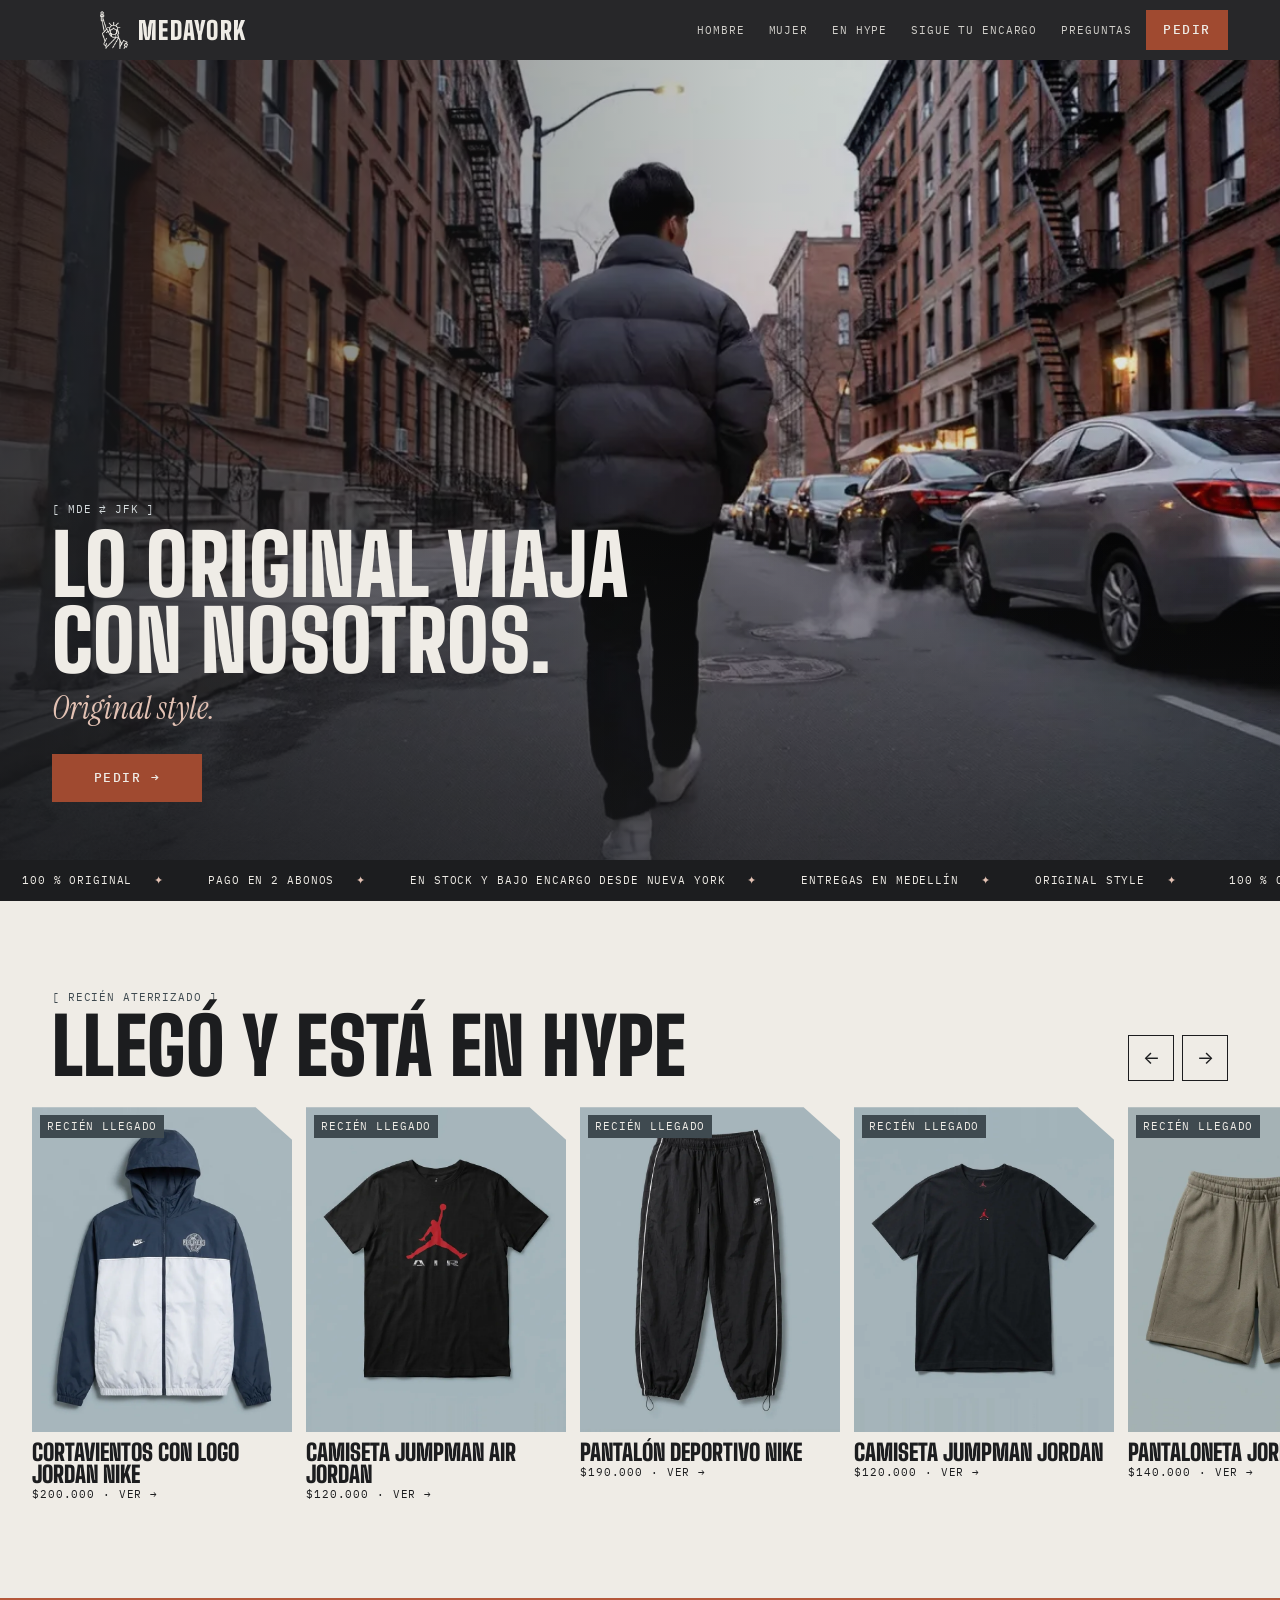
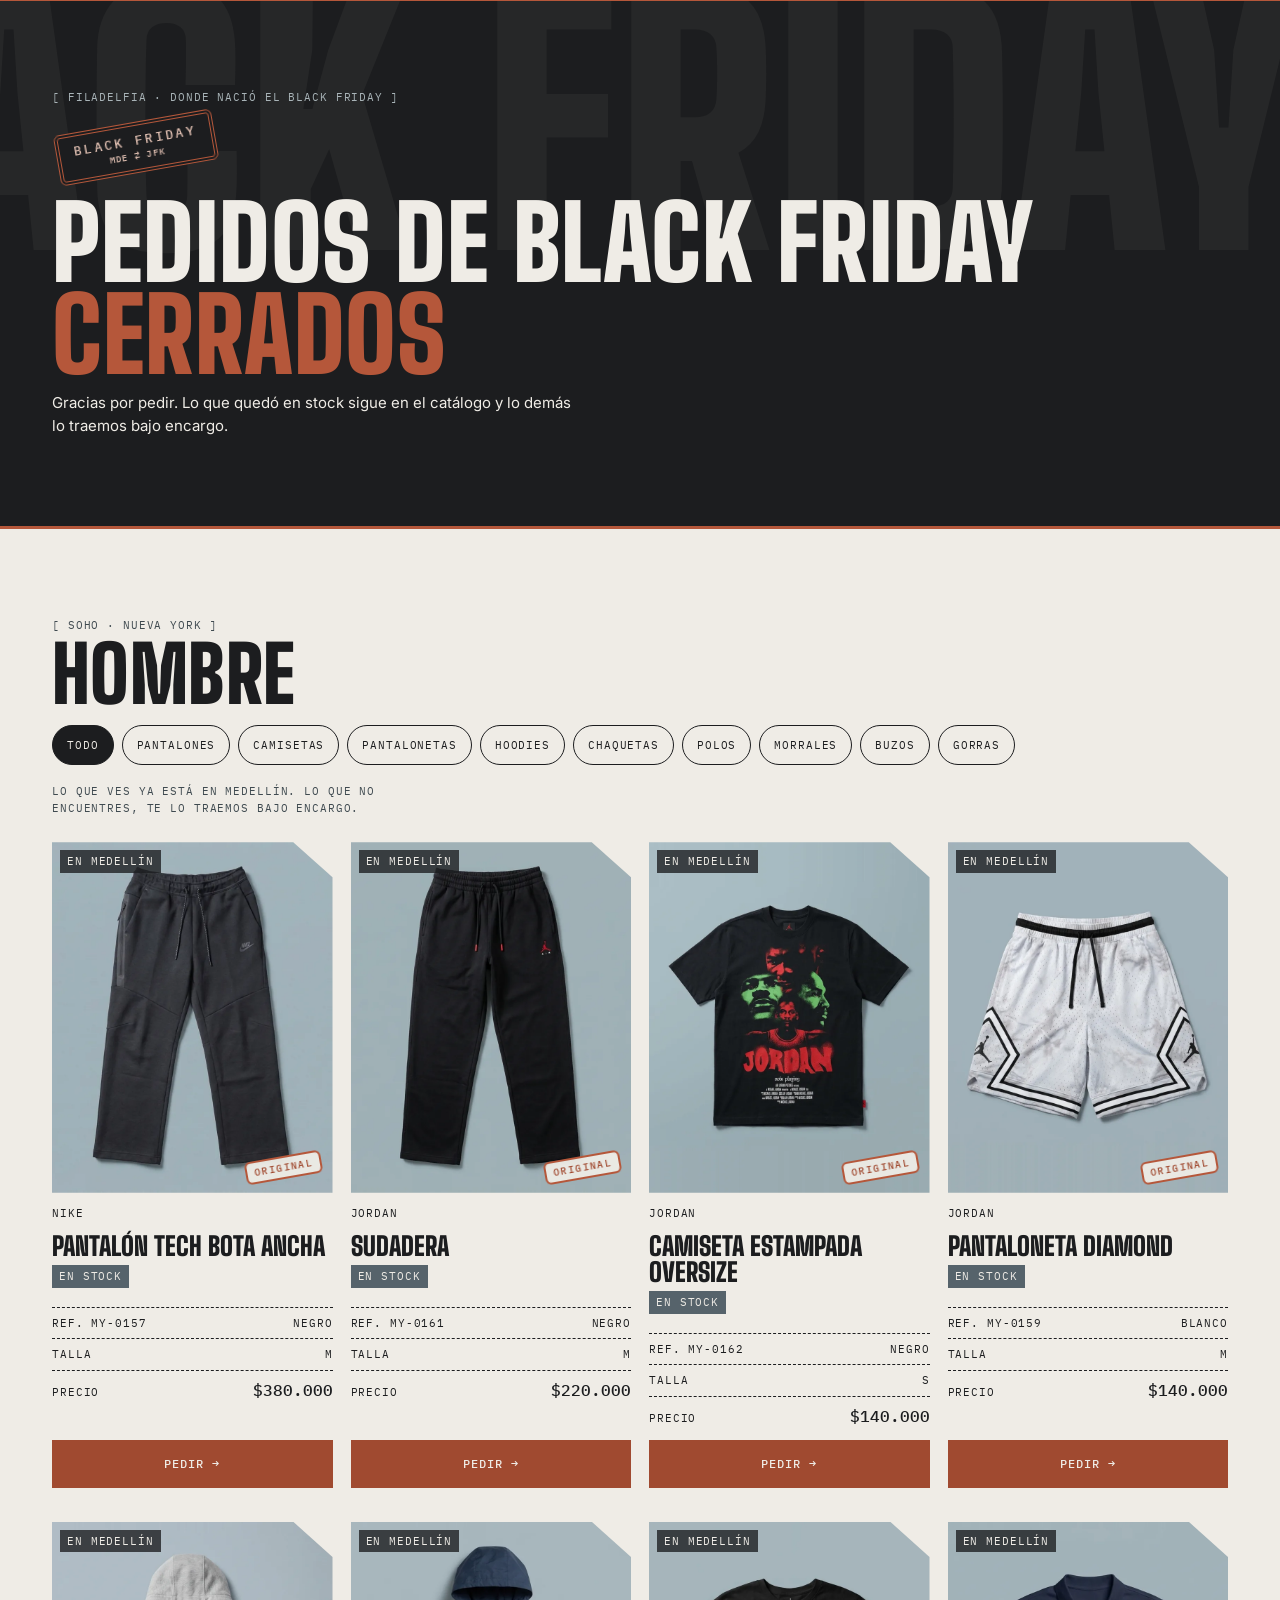
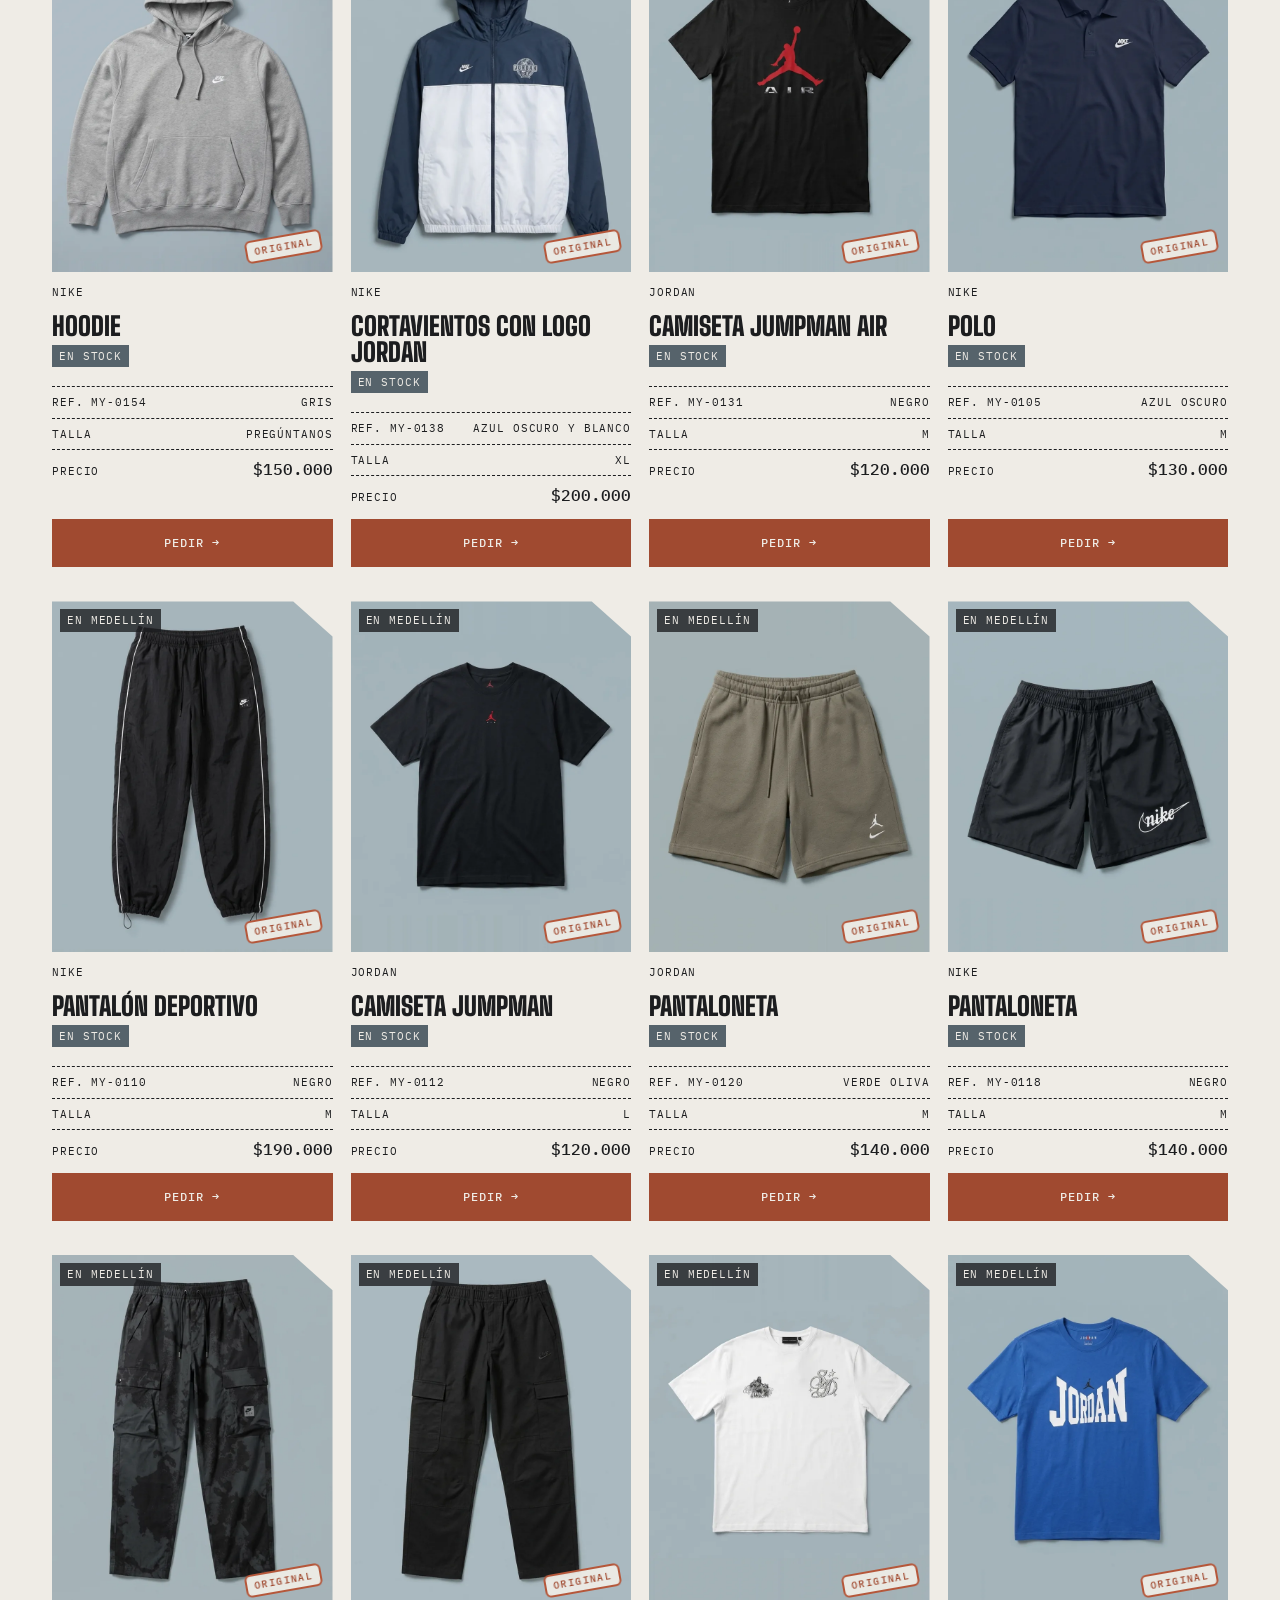
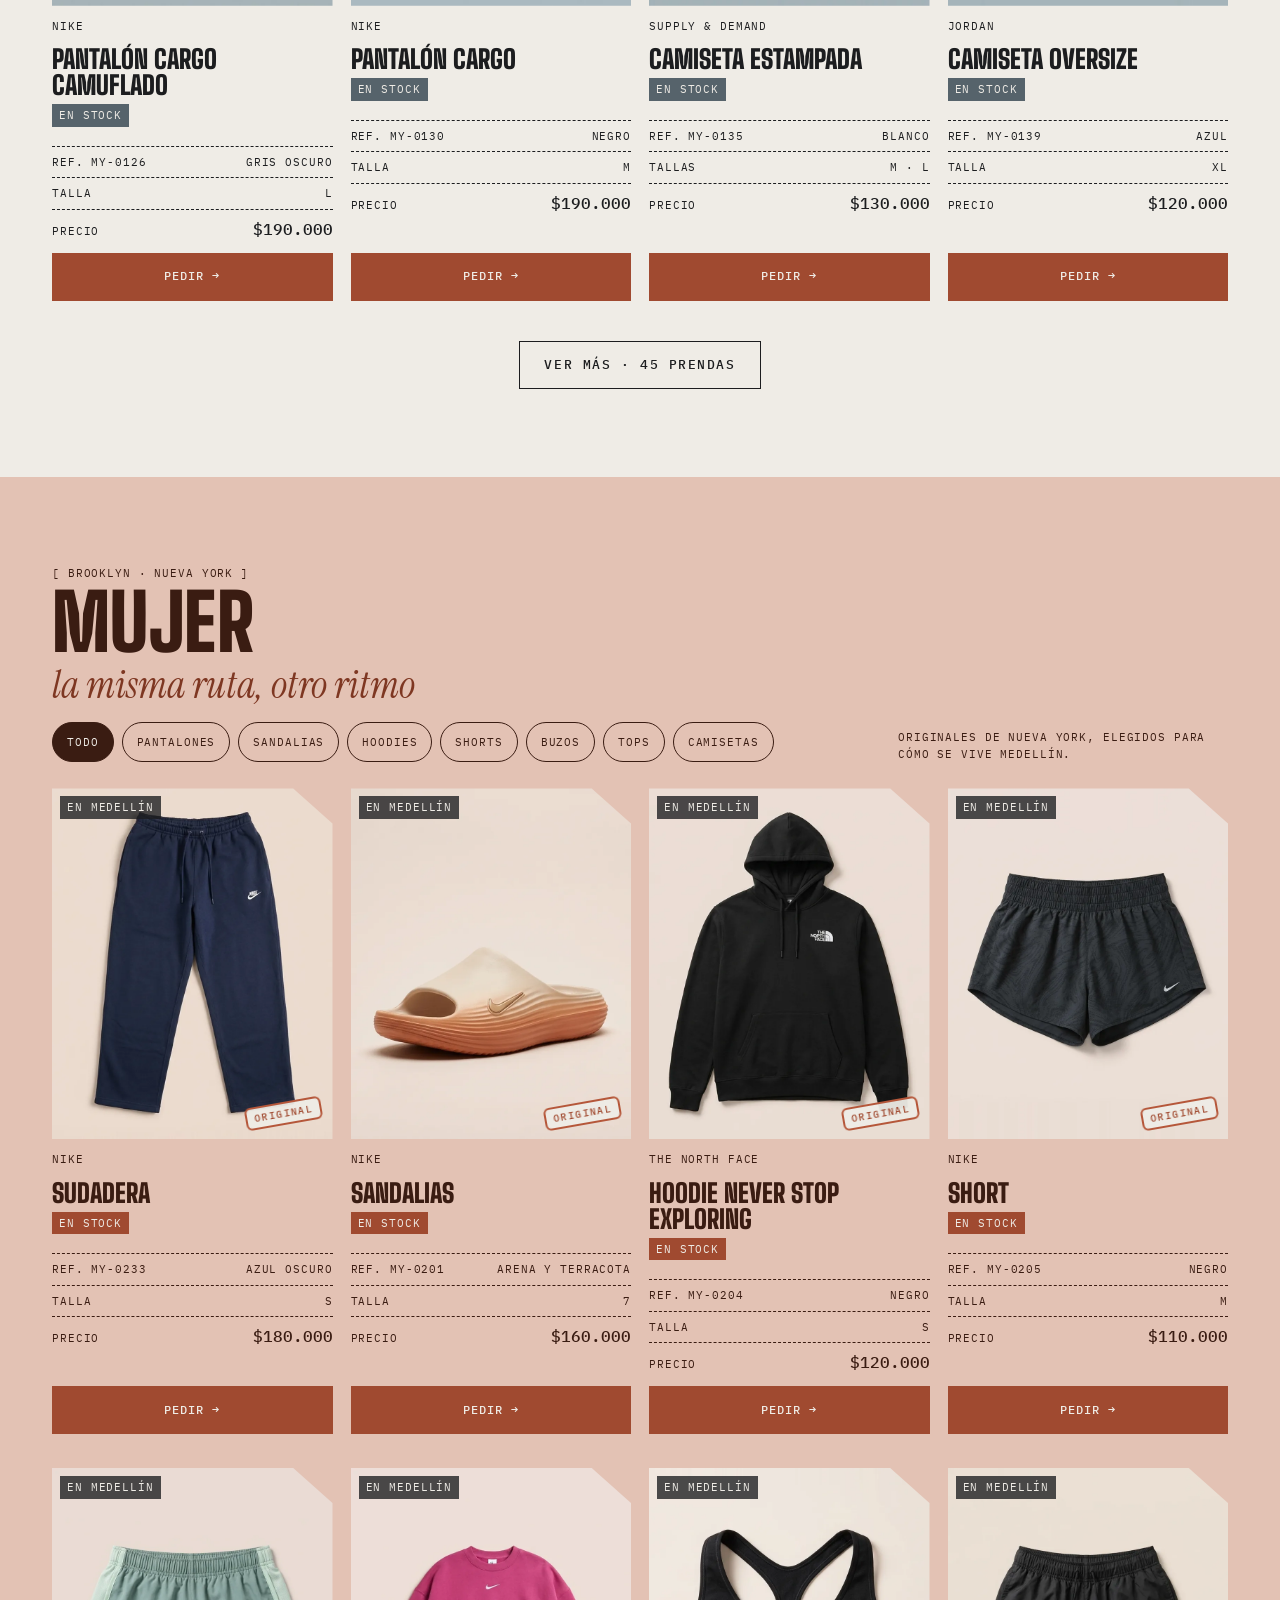
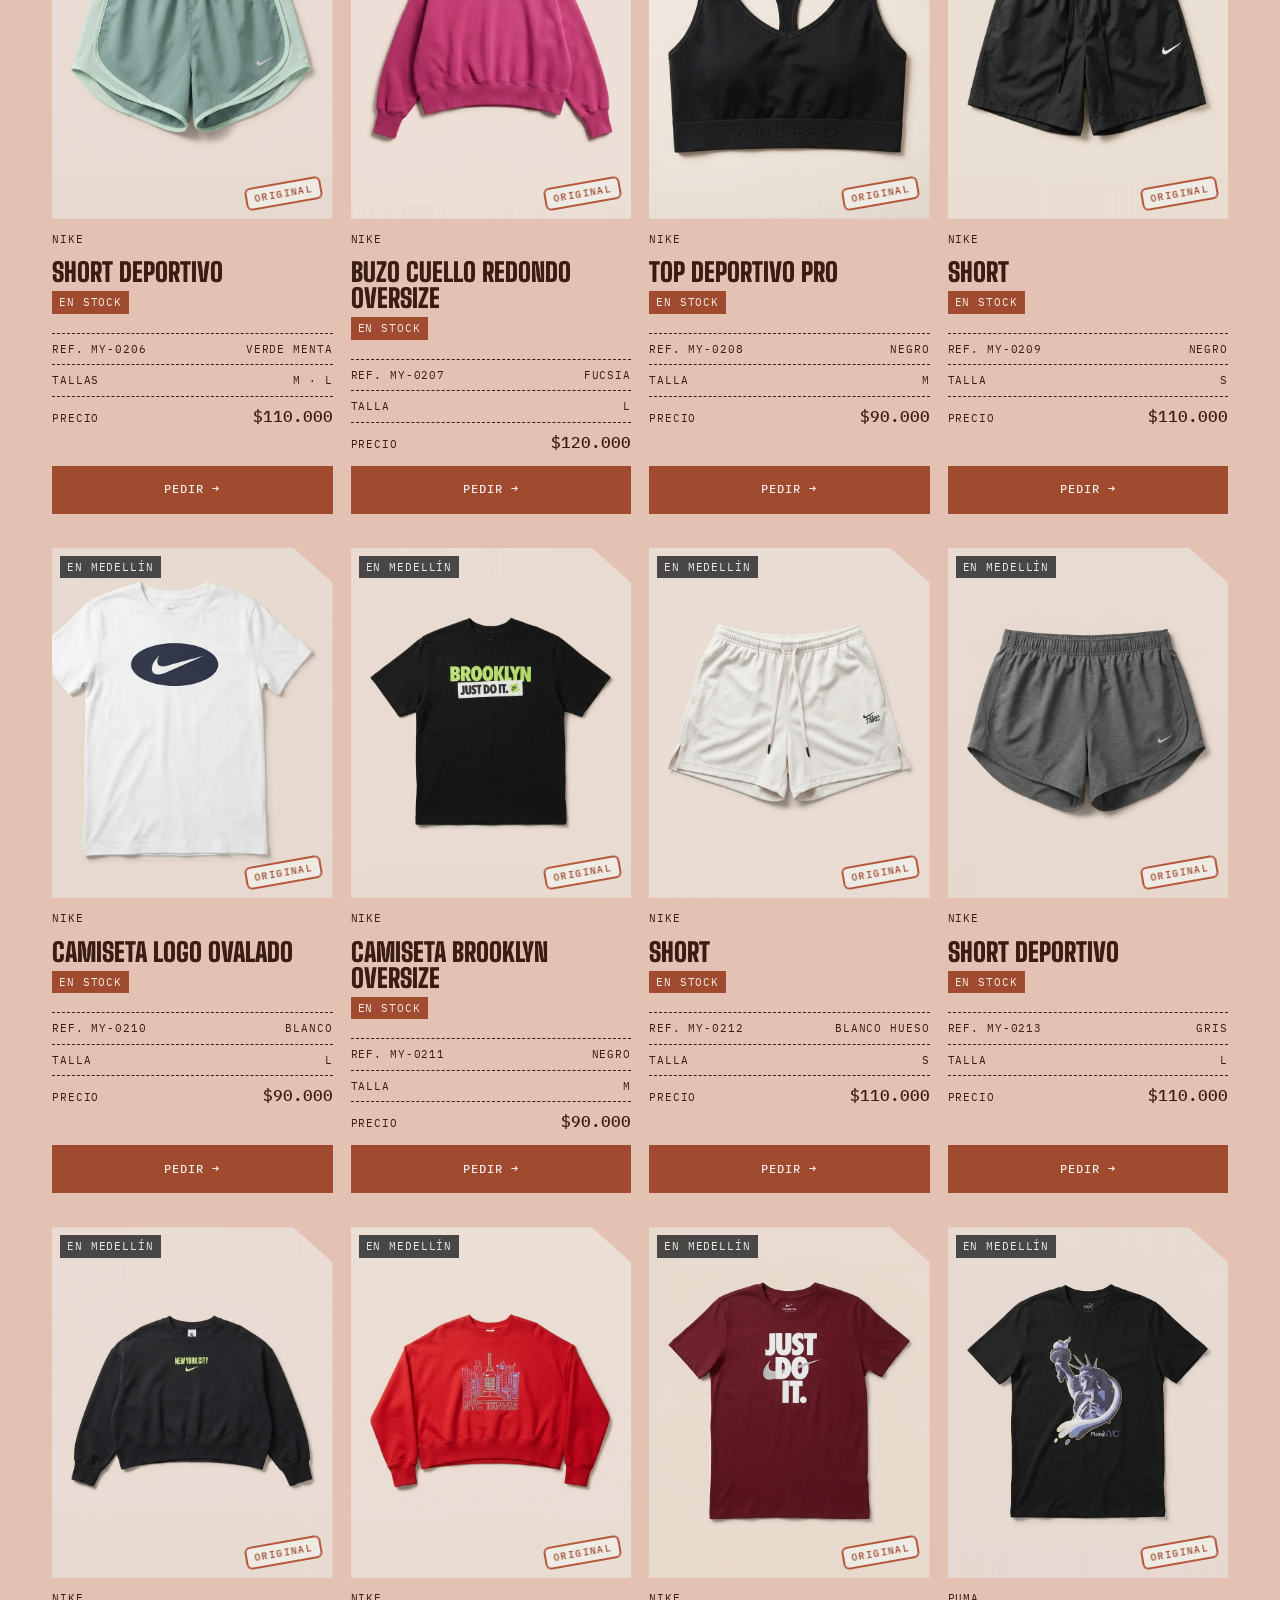
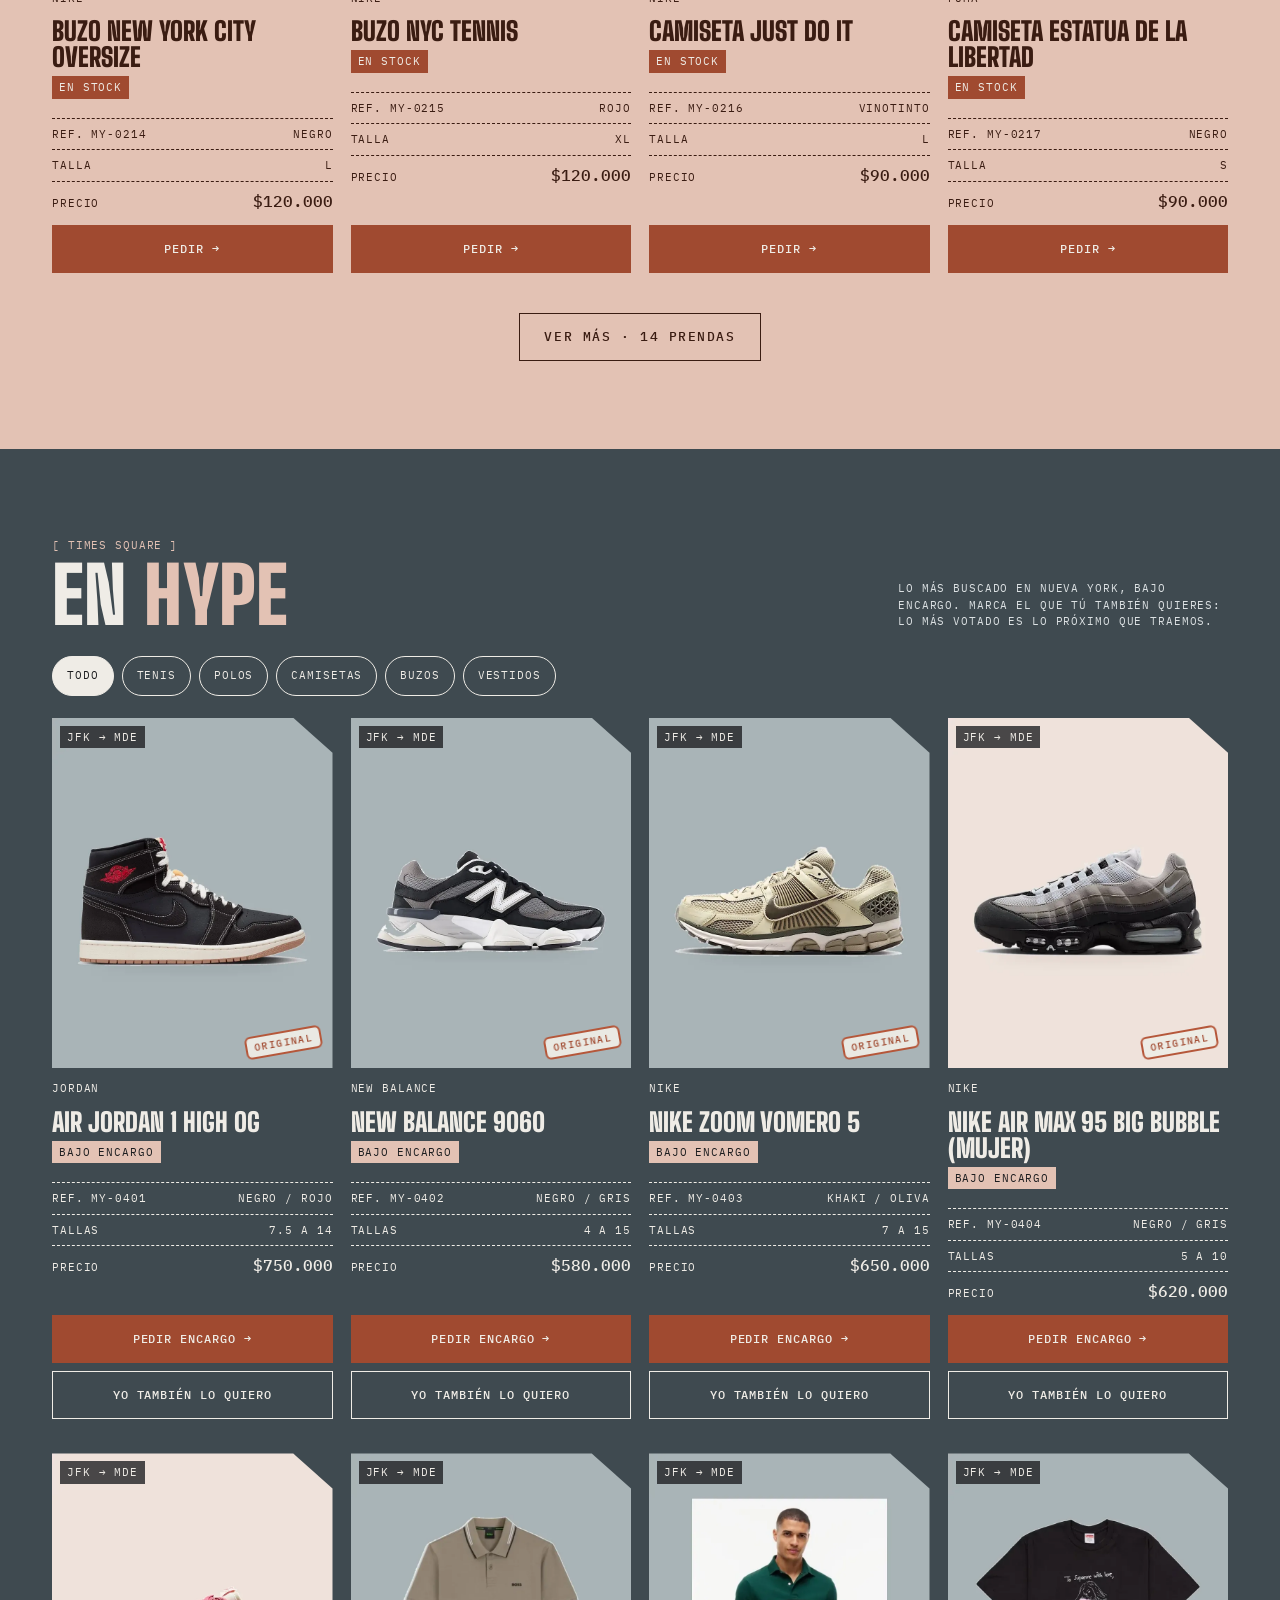
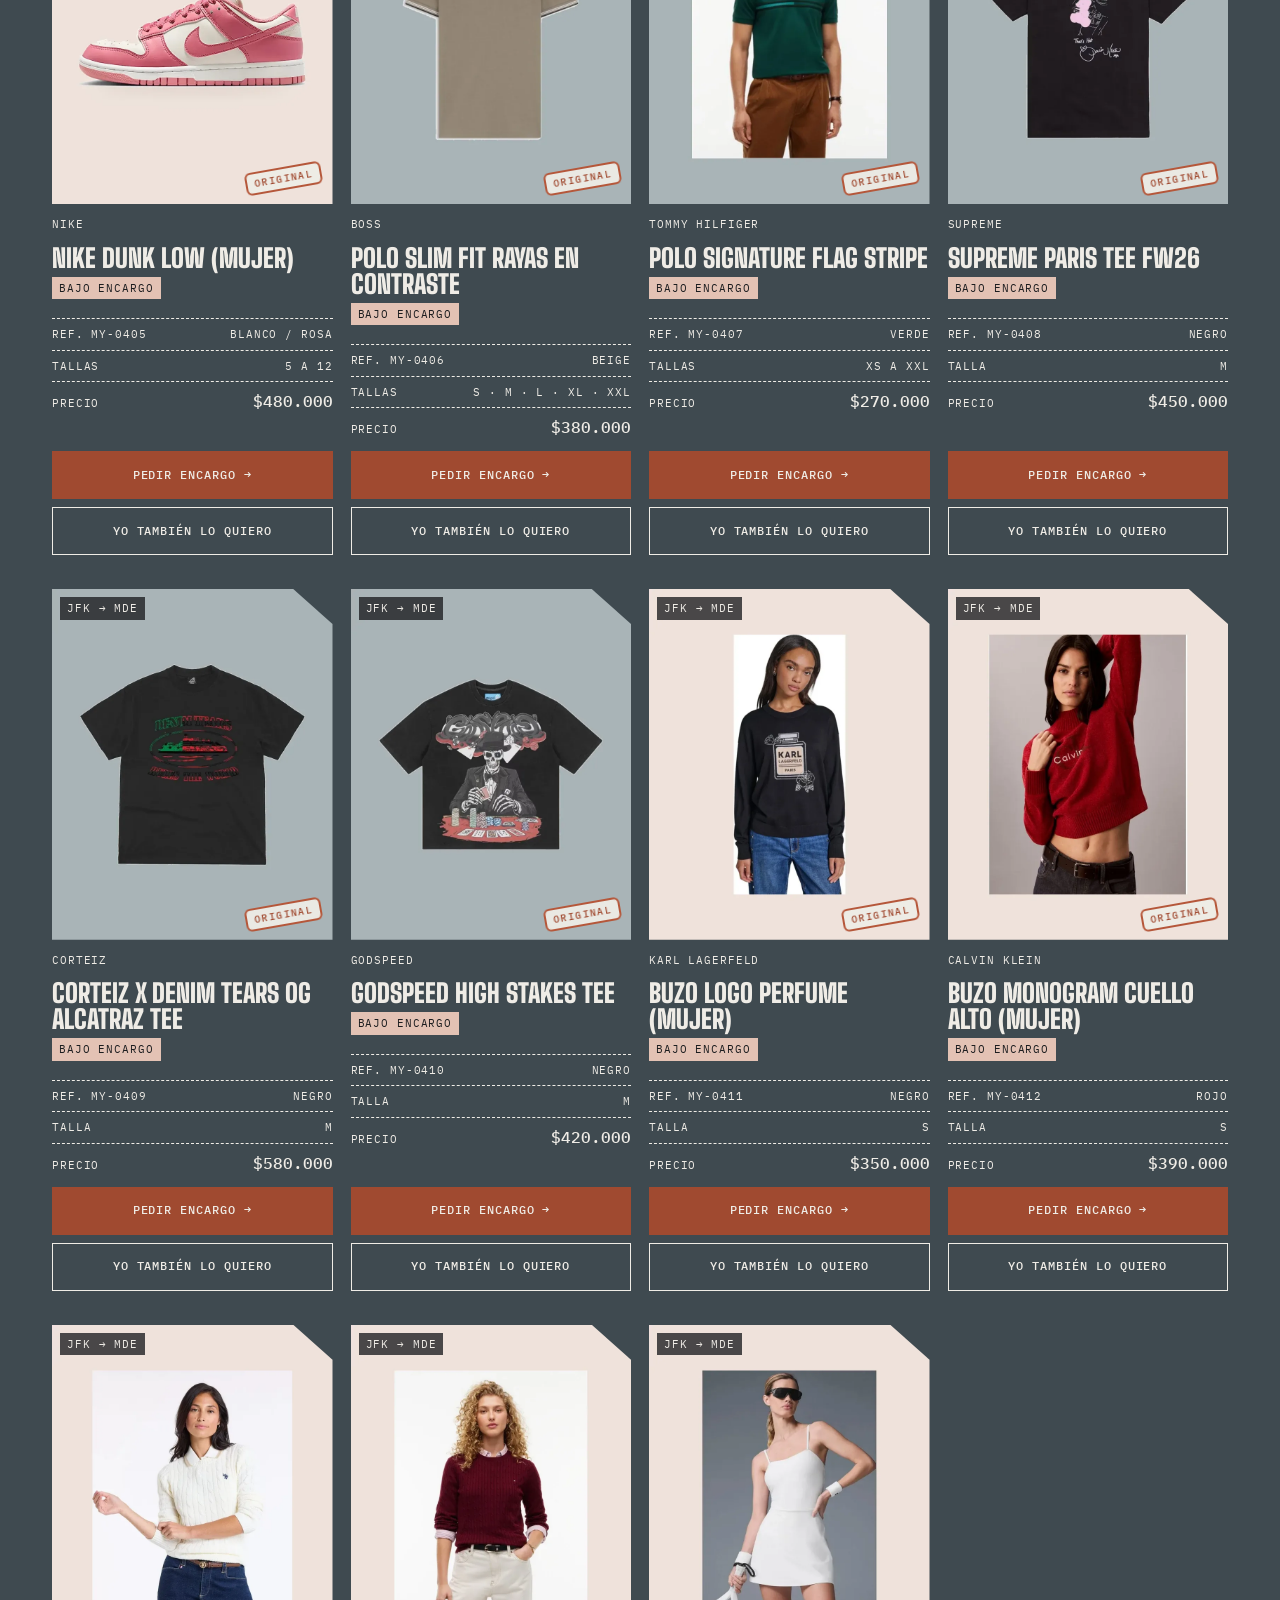
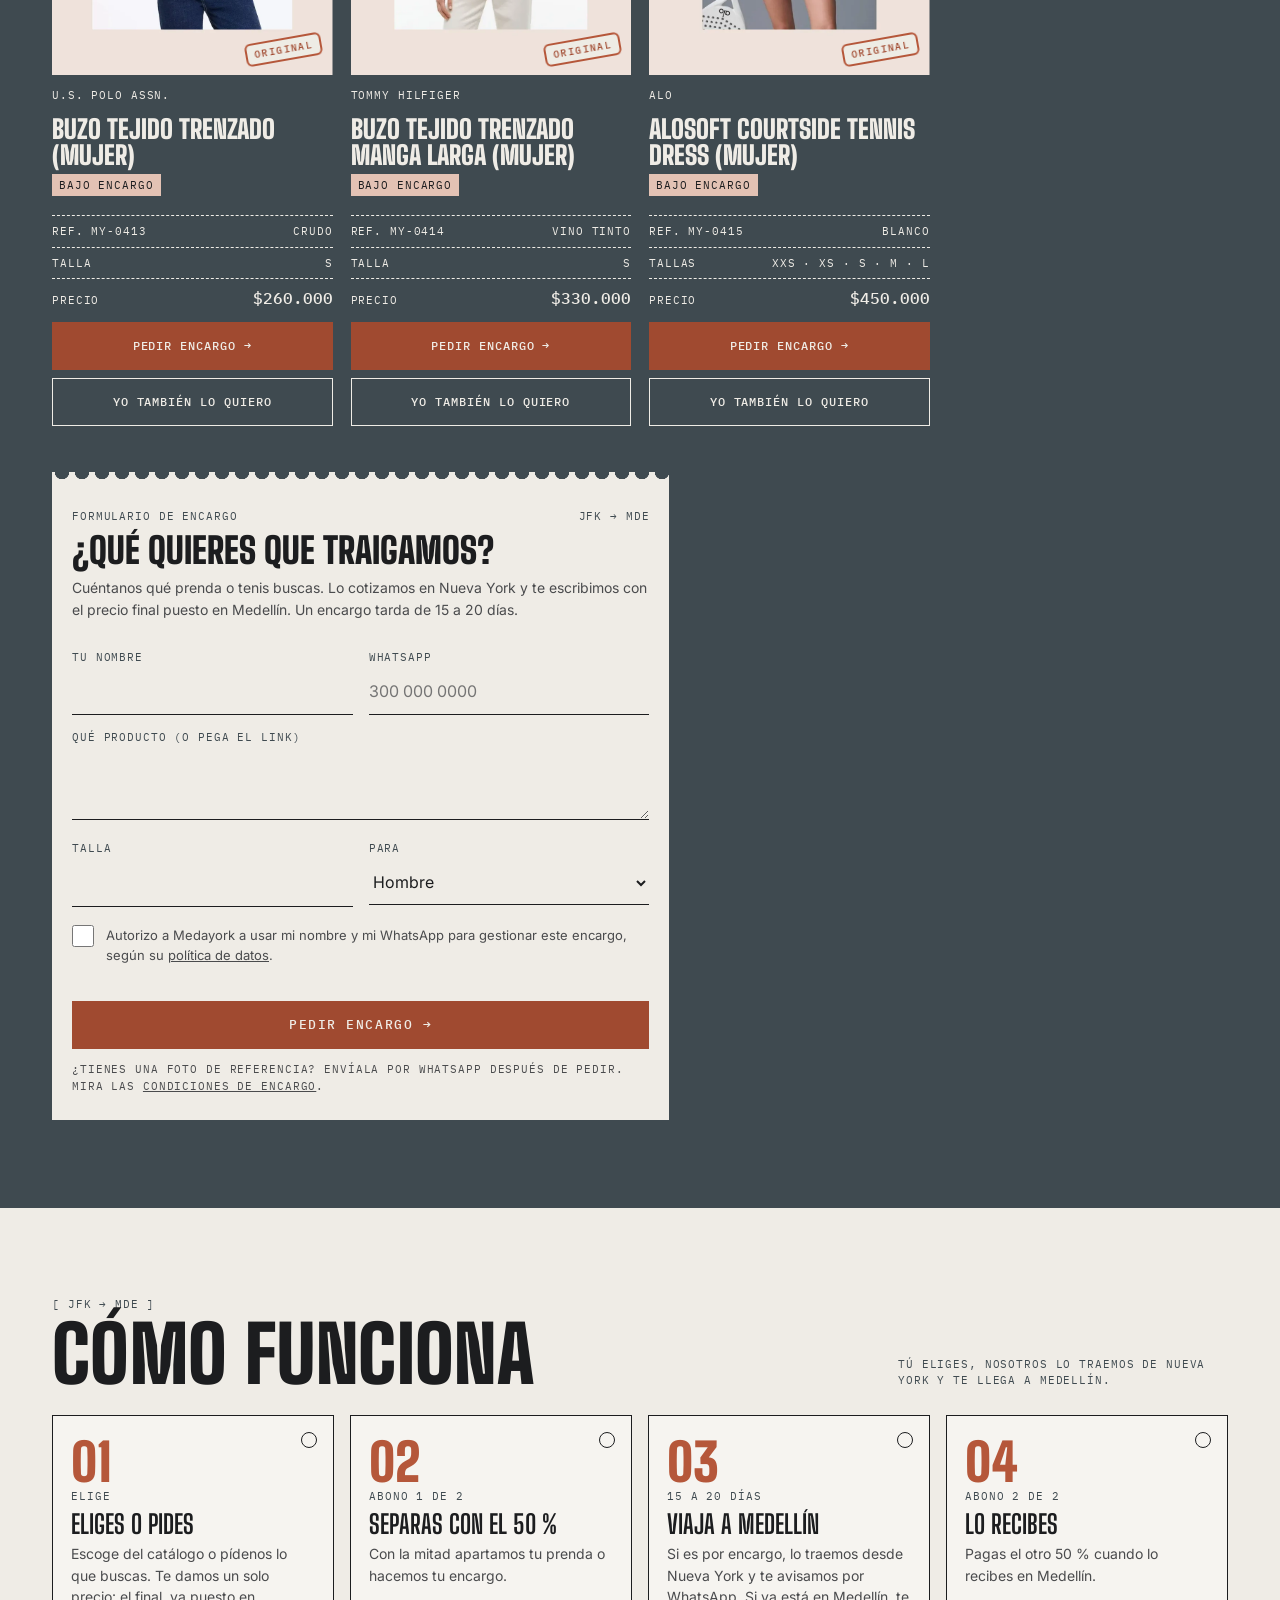
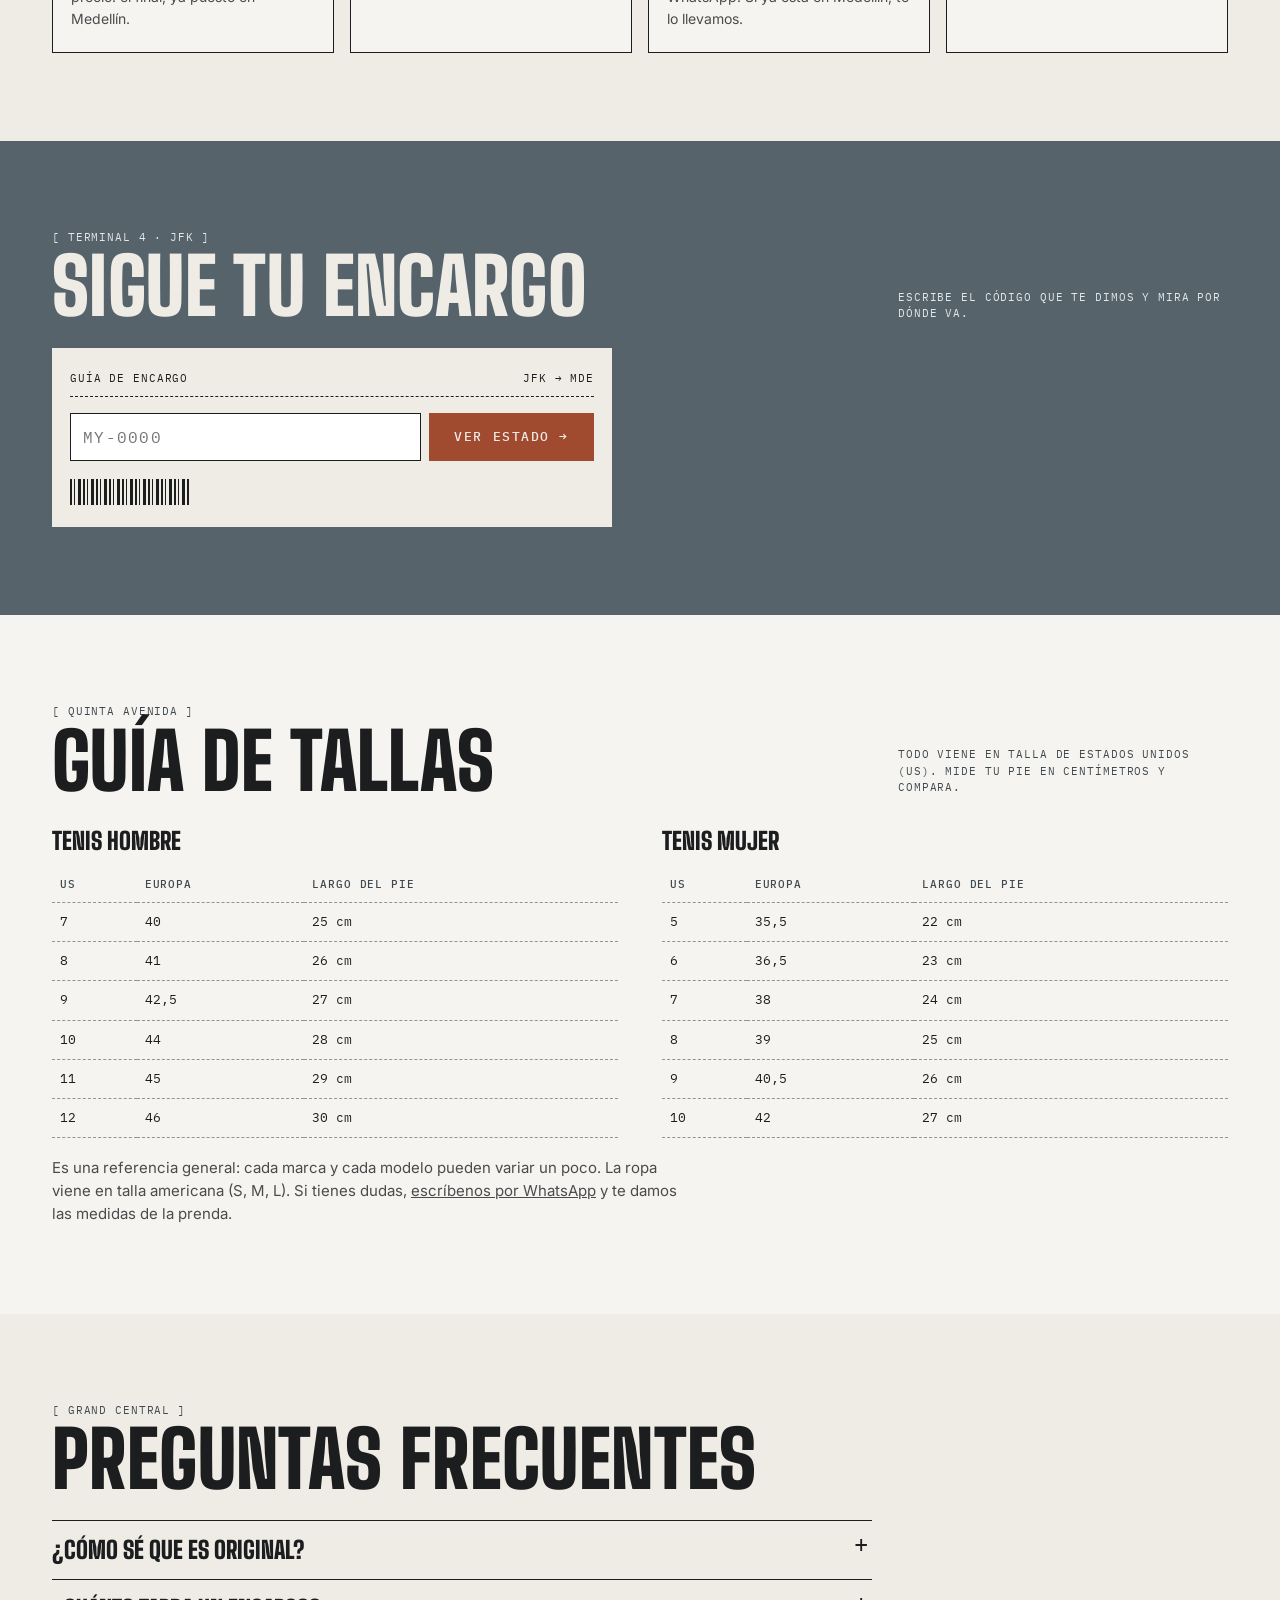
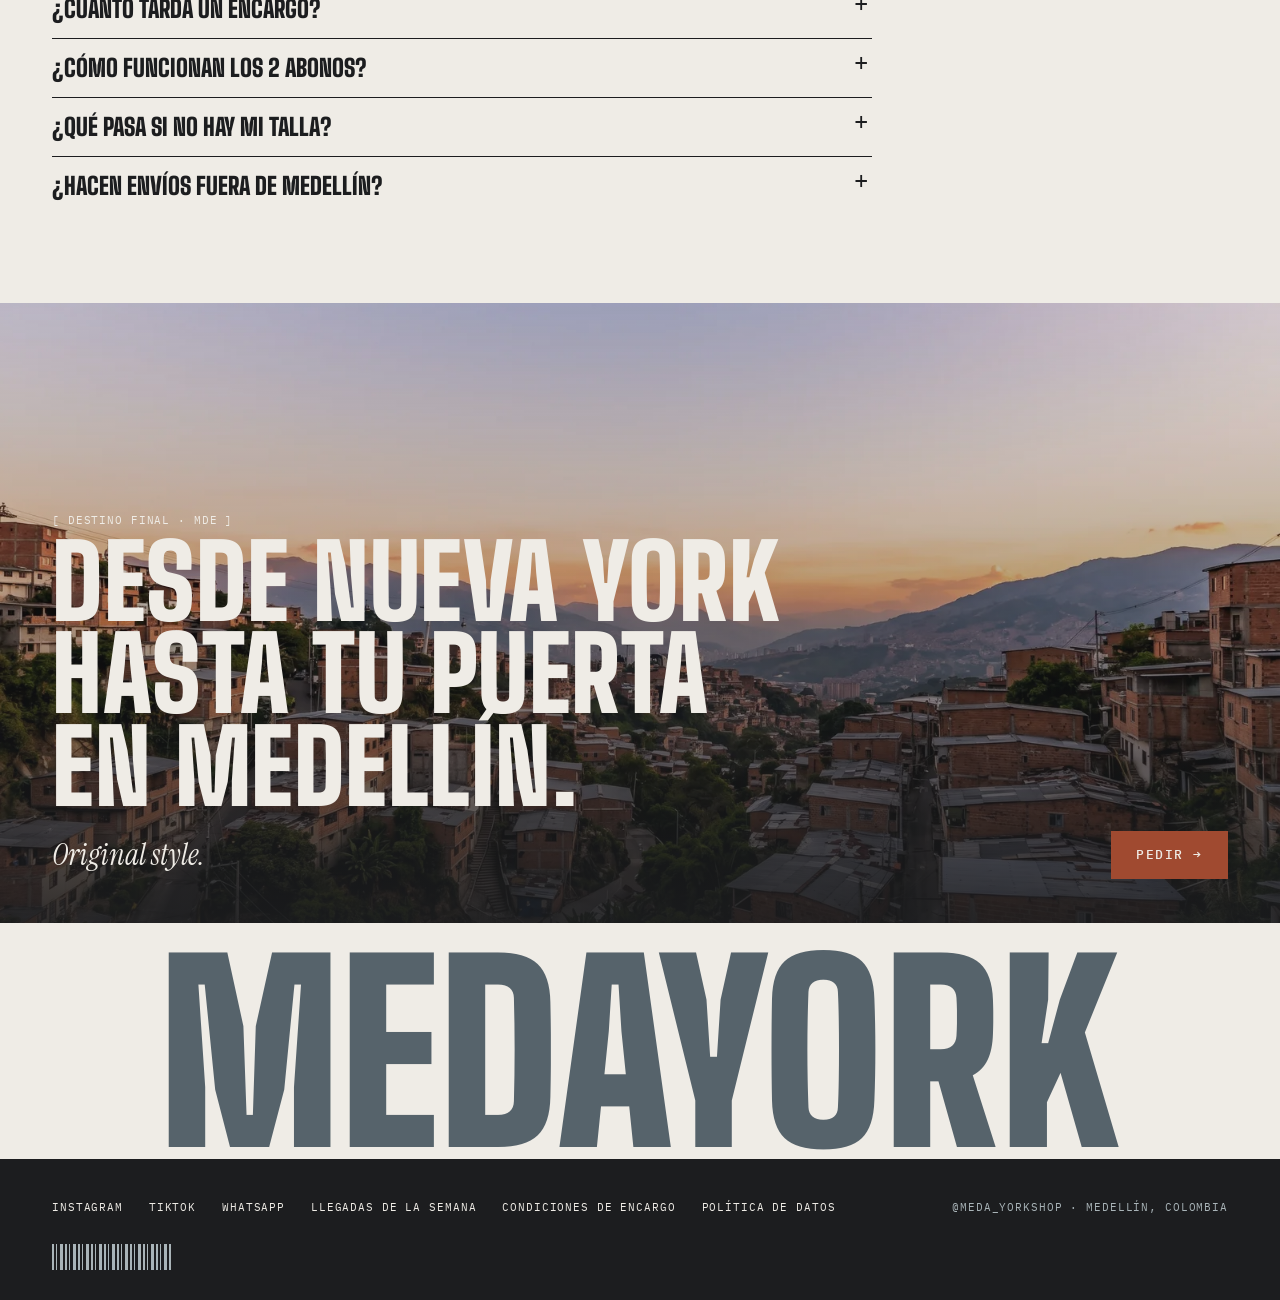
<file: index.html>
<!DOCTYPE html>
<html lang="es" class="no-js">
<head>
<meta charset="utf-8">
<meta name="viewport" content="width=device-width, initial-scale=1, viewport-fit=cover">
<title>Medayork · Ropa y tenis originales de Nueva York en Medellín</title>
<meta name="description" content="Ropa y tenis 100 % originales traídos de Nueva York a Medellín. En stock y bajo encargo, pago en 2 abonos y pedidos por WhatsApp.">
<meta name="theme-color" content="#1C1D1F">
<meta property="og:type" content="website">
<meta property="og:locale" content="es_CO">
<meta property="og:site_name" content="Medayork">
<meta property="og:title" content="Medayork · Original style">
<meta property="og:description" content="Ropa y tenis originales de Nueva York en Medellín. En stock y bajo encargo.">
<meta property="og:url" content="https://medayork.medayorkshop.workers.dev/">
<meta property="og:image" content="https://medayork.medayorkshop.workers.dev/img/og.jpg">
<link rel="canonical" href="https://medayork.medayorkshop.workers.dev/">
<meta property="og:image:width" content="1200">
<meta property="og:image:height" content="630">
<meta name="twitter:card" content="summary_large_image">
<link rel="icon" type="image/png" href="img/icono-48.png">
<link rel="apple-touch-icon" href="img/icono-180.png">
<script>document.documentElement.className='js'</script>
<link rel="preconnect" href="https://fonts.googleapis.com">
<link rel="preconnect" href="https://fonts.gstatic.com" crossorigin>
<!-- Las letras cargan sin frenar la primera pantalla (media="print" y luego se activan) -->
<link href="https://fonts.googleapis.com/css2?family=Big+Shoulders+Display:wght@900&family=IBM+Plex+Mono:wght@400;500&family=Instrument+Serif:ital@1&family=Inter:wght@400;500&display=swap" rel="stylesheet" media="print" onload="this.media='all'">
<noscript><link href="https://fonts.googleapis.com/css2?family=Big+Shoulders+Display:wght@900&family=IBM+Plex+Mono:wght@400;500&family=Instrument+Serif:ital@1&family=Inter:wght@400;500&display=swap" rel="stylesheet"></noscript>
<link rel="stylesheet" href="css/estilos.css?v=20261123">
<link rel="preload" as="image" href="img/portada-v.webp" media="(max-width:759px)">
<link rel="preload" as="image" href="img/portada-h.webp" media="(min-width:760px)">
<script type="application/ld+json">
{"@context":"https://schema.org","@type":"Store","name":"Medayork","slogan":"Original style","description":"Ropa y tenis originales traídos de Nueva York a Medellín, en stock y bajo encargo.","areaServed":"Medellín, Colombia","address":{"@type":"PostalAddress","addressLocality":"Medellín","addressCountry":"CO"},"telephone":"+573226759950","sameAs":["https://www.instagram.com/meda_yorkshop","https://www.tiktok.com/@meda_yorkshop"]}
</script>
</head>
<body>
<a class="salto mono" href="#catalogo">Ir al catálogo</a>

<a class="cinta mono" id="cinta" href="#black-friday" hidden><b>Black Friday Medayork</b> · rebajas en lo que ya está en Medellín →</a>

<nav class="nav" aria-label="Principal"><div class="wrap">
  <button class="menu-btn" id="menu-btn" type="button" aria-label="Abrir menú" aria-controls="menu" aria-expanded="false"><span></span><span></span><span></span></button>
  <a class="logo" href="#portada" aria-label="Medayork, inicio"><img src="img/estatua-claro.png" alt="" width="89" height="120"><b>MEDAYORK</b></a>
  <div class="links mono">
    <a href="#hombre">Hombre</a><a href="#mujer">Mujer</a><a href="#hype">En hype</a><a href="#seguimiento">Sigue tu encargo</a><a href="#preguntas">Preguntas</a>
  </div>
  <a class="btn solid" data-wa="barra" href="https://wa.me/573226759950">Pedir</a>
</div></nav>

<header class="portada" id="portada">
  <picture>
    <source media="(max-width:759px)" srcset="img/portada-v.webp" width="720" height="1280">
    <img src="img/portada-h.webp" alt="Persona caminando por una calle de edificios de ladrillo en Nueva York" width="1280" height="720" fetchpriority="high">
  </picture>
  <video class="medio" id="video" muted loop playsinline preload="none" aria-hidden="true" hidden></video>
  <div class="velo"></div>
  <div class="portada-in"><div class="wrap">
    <div class="mono" style="color:#D6DCDE">[ MDE ⇄ JFK ]</div>
    <h1 class="disp" id="frase">Lo original viaja con nosotros.</h1>
    <div class="ser">Original style.</div>
    <div class="fila">
      <a class="btn solid" data-wa="barra" href="https://wa.me/573226759950">Pedir →</a>
    </div>
  </div></div>
</header>

<div class="ticker mono" aria-hidden="true"><div>
  <span>100 % original<i>✦</i></span><span>Pago en 2 abonos<i>✦</i></span><span>En stock y bajo encargo desde Nueva York<i>✦</i></span><span>Entregas en Medellín<i>✦</i></span><span>Original style<i>✦</i></span>
  <span>100 % original<i>✦</i></span><span>Pago en 2 abonos<i>✦</i></span><span>En stock y bajo encargo desde Nueva York<i>✦</i></span><span>Entregas en Medellín<i>✦</i></span><span>Original style<i>✦</i></span>
</div></div>

<main id="catalogo">

<section class="llegadas" id="llegadas">
  <div class="wrap cab">
    <div>
      <div class="mono" style="color:var(--hudson-d)">[ Recién aterrizado ]</div>
      <h2 class="disp">Llegó y está en hype</h2>
    </div>
    <div class="flechas">
      <button class="flecha" data-dir="-1" aria-label="Anterior">←</button>
      <button class="flecha" data-dir="1" aria-label="Siguiente">→</button>
    </div>
  </div>
  <div class="carrusel" id="carrusel" tabindex="0" aria-label="Lo último que llegó"></div>
  <noscript><div class="wrap"><p style="max-width:520px;margin-bottom:14px">Tu navegador tiene JavaScript apagado y por eso no se ve el catálogo. Escríbenos y te lo mandamos por WhatsApp.</p><a class="btn solid" href="https://wa.me/573226759950?text=Hola%20Medayork%2C%20quiero%20ver%20el%20cat%C3%A1logo.">Pedir el catálogo por WhatsApp →</a></div></noscript>
</section>

<section class="bf" id="black-friday" hidden>
  <div class="fantasma" aria-hidden="true" data-t="Black Friday"></div>
  <div class="wrap">
    <div class="mono" style="color:var(--niebla);margin-bottom:16px">[ Filadelfia · donde nació el Black Friday ]</div>
    <span class="sello bf anim">Black Friday<small>MDE ⇄ JFK</small></span>
    <div id="bf-abierto">
      <h2 class="disp">Black Friday <em>Medayork</em></h2>
      <div class="ser" style="font-size:26px;color:var(--arcilla)">Lo que ya está en Medellín, a precio de temporada.</div>
      <ol class="bf-pasos">
        <li>Elige lo que te gusta.</li>
        <li>Escríbenos por WhatsApp.</li>
        <li>Te llevamos tu pedido.</li>
      </ol>
      <div class="mono" style="color:var(--arcilla)">Cierra el <span id="bf-fecha"></span> · faltan</div>
      <div class="cuenta mono" id="cuenta" role="timer" aria-live="off">
        <div><b id="c-d">–</b>días</div><div><b id="c-h">–</b>horas</div><div><b id="c-m">–</b>min</div><div><b id="c-s">–</b>seg</div>
      </div>
      <div class="puertas">
        <a class="puerta h" href="#hombre"><span class="mono">Ir a →</span><b>Hombre</b></a>
        <a class="puerta m" href="#mujer"><span class="mono">Ir a →</span><b>Mujer</b></a>
      </div>
      <p class="mono nota">Unidades y tallas limitadas a lo que hay en stock.</p>
    </div>
    <div id="bf-cerrado" hidden>
      <h2 class="disp">Pedidos de Black Friday <em>cerrados</em></h2>
      <p style="max-width:520px;margin-top:10px">Gracias por pedir. Lo que quedó en stock sigue en el catálogo y lo demás lo traemos bajo encargo.</p>
    </div>
  </div>
</section>

<section class="hombre" id="hombre" data-seccion="hombre">
  <div class="wrap">
    <div class="cab">
      <div>
        <div class="mono">[ SoHo · Nueva York ]</div>
        <h2 class="disp">Hombre</h2>
        <div class="chips" data-filtros></div>
      </div>
      <p class="lado mono">Lo que ves ya está en Medellín. Lo que no encuentres, te lo traemos bajo encargo.</p>
    </div>
    <div class="rejilla" data-rejilla></div>
  </div>
</section>

<section class="mujer" id="mujer" data-seccion="mujer">
  <div class="wrap">
    <div class="cab">
      <div>
        <div class="mono">[ Brooklyn · Nueva York ]</div>
        <h2 class="disp">Mujer <span class="ser">la misma ruta, otro ritmo</span></h2>
        <div class="chips" data-filtros></div>
      </div>
      <p class="lado mono">Originales de Nueva York, elegidos para cómo se vive Medellín.</p>
    </div>
    <div class="rejilla" data-rejilla></div>
  </div>
</section>

<section class="hype" id="hype">
  <div class="wrap">
    <div class="cab">
      <div>
        <div class="mono" style="color:var(--arcilla)">[ Times Square ]</div>
        <h2 class="disp">En <em>hype</em></h2>
      </div>
      <p class="lado mono">Lo más buscado en Nueva York, bajo encargo. Marca el que tú también quieres: lo más votado es lo próximo que traemos.</p>
    </div>
    <div data-seccion="hype">
      <div class="chips" data-filtros></div>
      <div class="rejilla" data-rejilla style="margin-top:22px"></div>
    </div>
    <div class="hype-g" style="margin-top:56px">
      <div>
        <form class="form" id="encargo" novalidate>
          <div class="mono" style="display:flex;justify-content:space-between;color:var(--hudson-d)"><span>Formulario de encargo</span><span>JFK → MDE</span></div>
          <h3>¿Qué quieres que traigamos?</h3>
          <p>Cuéntanos qué prenda o tenis buscas. Lo cotizamos en Nueva York y te escribimos con el precio final puesto en Medellín. Un encargo tarda de 15 a 20 días.</p>
          <div id="f-campos">
          <div class="dos">
            <div><label class="mono" for="f-nombre">Tu nombre</label><input type="text" id="f-nombre" autocomplete="given-name" required></div>
            <div><label class="mono" for="f-wa">WhatsApp</label><input type="tel" id="f-wa" inputmode="tel" autocomplete="tel" placeholder="300 000 0000" required></div>
          </div>
          <label class="mono" for="f-producto">Qué producto (o pega el link)</label>
          <textarea id="f-producto" required></textarea>
          <div class="dos">
            <div><label class="mono" for="f-talla">Talla</label><input type="text" id="f-talla"></div>
            <div><label class="mono" for="f-para">Para</label>
              <select id="f-para"><option>Hombre</option><option>Mujer</option><option>Unisex</option></select></div>
          </div>
          <label class="casilla" for="f-datos"><input type="checkbox" id="f-datos" required><span>Autorizo a Medayork a usar mi nombre y mi WhatsApp para gestionar este encargo, según su <a href="privacidad.html">política de datos</a>.</span></label>
          <!-- Campo trampa contra robots: las personas no lo ven ni lo llenan -->
          <div class="trampa" aria-hidden="true"><label for="f-web">No llenes este campo</label><input type="text" id="f-web" name="web" tabindex="-1" autocomplete="off"></div>
          <div class="err" id="f-err" role="alert"></div>
          <button class="btn solid" type="submit">Pedir encargo →</button>
          <p class="mono" style="margin:12px 0 0;font-size:11px">¿Tienes una foto de referencia? Envíala por WhatsApp después de pedir. Mira las <a href="condiciones.html" style="text-decoration:underline">condiciones de encargo</a>.</p>
          </div>
          <div class="ok" id="f-ok" hidden></div>
        </form>
        <div class="muro" id="muro" hidden>
          <div class="mono" style="color:#DCE1E3">Lo que la comunidad está pidiendo</div>
          <div class="muro-i" id="muro-i"></div>
        </div>
      </div>
    </div>
  </div>
</section>

<section class="como" id="como">
  <div class="wrap">
    <div class="cab">
      <div>
        <div class="mono" style="color:var(--hudson-d)">[ JFK → MDE ]</div>
        <h2 class="disp">Cómo funciona</h2>
      </div>
      <p class="lado mono" style="color:var(--hudson-d)">Tú eliges, nosotros lo traemos de Nueva York y te llega a Medellín.</p>
    </div>
    <div class="pasos">
      <div class="paso sube"><div class="k">01</div><div class="mono">Elige</div><h3>Eliges o pides</h3><p>Escoge del catálogo o pídenos lo que buscas. Te damos un solo precio: el final, ya puesto en Medellín.</p></div>
      <div class="paso sube"><div class="k">02</div><div class="mono">Abono 1 de 2</div><h3>Separas con el 50 %</h3><p>Con la mitad apartamos tu prenda o hacemos tu encargo.</p></div>
      <div class="paso sube"><div class="k">03</div><div class="mono">15 a 20 días</div><h3>Viaja a Medellín</h3><p>Si es por encargo, lo traemos desde Nueva York y te avisamos por WhatsApp. Si ya está en Medellín, te lo llevamos.</p></div>
      <div class="paso sube"><div class="k">04</div><div class="mono">Abono 2 de 2</div><h3>Lo recibes</h3><p>Pagas el otro 50 % cuando lo recibes en Medellín.</p></div>
    </div>
  </div>
</section>

<section class="seg" id="seguimiento">
  <div class="wrap">
    <div class="cab">
      <div>
        <div class="mono" style="color:#E3E7E9">[ Terminal 4 · JFK ]</div>
        <h2 class="disp">Sigue tu encargo</h2>
      </div>
      <p class="lado mono">Escribe el código que te dimos y mira por dónde va.</p>
    </div>
    <div class="guia">
      <div class="gcab mono"><span>Guía de encargo</span><span>JFK → MDE</span></div>
      <form class="busca" action="seguimiento.html" method="get">
        <label class="salto" for="s-codigo">Código de tu encargo</label>
        <input id="s-codigo" name="codigo" placeholder="MY-0000" autocomplete="off" required pattern="[A-Za-z]{2}-?[0-9]{3,5}">
        <button class="btn solid" type="submit">Ver estado →</button>
      </form>
      <div class="barras" style="margin-top:18px" aria-hidden="true"></div>
    </div>
  </div>
</section>

<section class="tallas" id="tallas">
  <div class="wrap">
    <div class="cab">
      <div>
        <div class="mono" style="color:var(--hudson-d)">[ Quinta Avenida ]</div>
        <h2 class="disp">Guía de tallas</h2>
      </div>
      <p class="lado mono" style="color:var(--hudson-d)">Todo viene en talla de Estados Unidos (US). Mide tu pie en centímetros y compara.</p>
    </div>
    <div class="tablas">
      <div class="tabla-s"><table>
        <caption>Tenis hombre</caption>
        <tr><th>US</th><th>Europa</th><th>Largo del pie</th></tr>
        <tr><td>7</td><td>40</td><td>25 cm</td></tr><tr><td>8</td><td>41</td><td>26 cm</td></tr><tr><td>9</td><td>42,5</td><td>27 cm</td></tr><tr><td>10</td><td>44</td><td>28 cm</td></tr><tr><td>11</td><td>45</td><td>29 cm</td></tr><tr><td>12</td><td>46</td><td>30 cm</td></tr>
      </table></div>
      <div class="tabla-s"><table>
        <caption>Tenis mujer</caption>
        <tr><th>US</th><th>Europa</th><th>Largo del pie</th></tr>
        <tr><td>5</td><td>35,5</td><td>22 cm</td></tr><tr><td>6</td><td>36,5</td><td>23 cm</td></tr><tr><td>7</td><td>38</td><td>24 cm</td></tr><tr><td>8</td><td>39</td><td>25 cm</td></tr><tr><td>9</td><td>40,5</td><td>26 cm</td></tr><tr><td>10</td><td>42</td><td>27 cm</td></tr>
      </table></div>
    </div>
    <p class="txt">Es una referencia general: cada marca y cada modelo pueden variar un poco. La ropa viene en talla americana (S, M, L). Si tienes dudas, <a data-wa="tallas" href="https://wa.me/573226759950">escríbenos por WhatsApp</a> y te damos las medidas de la prenda.</p>
  </div>
</section>

<section class="faq" id="preguntas">
  <div class="wrap">
    <div class="cab"><div>
      <div class="mono" style="color:var(--hudson-d)">[ Grand Central ]</div>
      <h2 class="disp">Preguntas frecuentes</h2>
    </div></div>
    <details><summary>¿Cómo sé que es original?</summary><p>Todo lo que vendemos lo compramos nosotros mismos en Nueva York y lo traemos a Medellín. No manejamos réplicas ni "triple A". Si quieres, antes de pagar te mostramos la prenda en detalle por WhatsApp: etiquetas, costuras y empaque.</p></details>
    <details><summary>¿Cuánto tarda un encargo?</summary><p>De 15 a 20 días desde que separas con el primer abono. Te vamos avisando por WhatsApp y puedes ver el estado en "Sigue tu encargo" con tu código.</p></details>
    <details><summary>¿Cómo funcionan los 2 abonos?</summary><p>Pagas el 50 % para separar tu prenda o hacer tu encargo, y el otro 50 % cuando la recibes. Todo se coordina por WhatsApp.</p></details>
    <details><summary>¿Qué pasa si no hay mi talla?</summary><p>Si no está en stock, la buscamos en Nueva York y te la traemos por encargo: tarda de 15 a 20 días y la separas con el 50 %. Si no la conseguimos, te avisamos antes de recibir cualquier pago.</p></details>
    <details><summary>¿Hacen envíos fuera de Medellín?</summary><p>Por ahora solo entregamos en Medellín.</p></details>
    <details id="faq-bf" hidden><summary>¿Cómo funciona el Black Friday?</summary><p>Son rebajas sobre lo que ya tenemos en stock en Medellín. Va hasta la fecha de cierre o hasta que se agoten las unidades.</p></details>
  </div>
</section>

</main>

<section class="cierre">
  <picture>
    <source media="(max-width:759px)" srcset="img/medellin-v.webp" width="800" height="1100">
    <img src="img/medellin.webp" alt="Casas de ladrillo en las montañas de Medellín al atardecer" width="1600" height="893" loading="lazy">
  </picture>
  <div class="sombra"></div>
  <div class="wrap">
    <div class="mono">[ Destino final · MDE ]</div>
    <h2 class="disp">Desde Nueva York<br>hasta tu puerta<br>en Medellín.</h2>
    <div class="fila">
      <span class="ser" style="font-size:30px">Original style.</span>
      <a class="btn solid" data-wa="barra" href="https://wa.me/573226759950">Pedir →</a>
    </div>
  </div>
</section>

<div class="marca-g" aria-hidden="true">MEDAYORK</div>

<footer class="pie-p">
  <div class="wrap mono">
    <div>
      <a id="l-ig" href="https://www.instagram.com/meda_yorkshop" target="_blank" rel="noopener">Instagram</a>
      <a id="l-tt" href="https://www.tiktok.com/@meda_yorkshop" target="_blank" rel="noopener">TikTok</a>
      <a data-wa="barra" href="https://wa.me/573226759950">WhatsApp</a>
      <a href="llegadas.html">Llegadas de la semana</a>
      <a href="condiciones.html">Condiciones de encargo</a>
      <a href="privacidad.html">Política de datos</a>
    </div>
    <span>@meda_yorkshop · Medellín, Colombia</span>
    <span class="barras" aria-hidden="true"></span>
  </div>
</footer>

<!-- Ficha de producto: etiqueta de equipaje. La llena js/app.js -->
<!-- Menú de tres rayitas: Hombre, Mujer y En hype con sus categorías (las arma js/app.js) -->
<dialog class="menu" id="menu" aria-label="Menú">
  <div class="menu-panel">
    <div class="menu-cab"><span class="mono">[ MDE ⇄ JFK ]</span><button class="cerrar" data-cerrar-menu type="button" aria-label="Cerrar menú">✕</button></div>
    <div id="menu-secciones"></div>
    <div class="menu-otros mono">
      <a href="#black-friday" id="menu-bf" hidden>Black Friday</a>
      <a href="#llegadas">Llegó y está en hype</a>
      <a href="#seguimiento">Sigue tu encargo</a>
      <a href="#tallas">Guía de tallas</a>
      <a href="#preguntas">Preguntas frecuentes</a>
    </div>
    <a class="btn solid" data-wa="general" data-b="menu" href="https://wa.me/573226759950">Pedir por WhatsApp →</a>
  </div>
</dialog>

<dialog class="ficha" id="ficha" aria-labelledby="ficha-t">
  <div class="etiqueta">
    <button class="cerrar" data-cerrar type="button" aria-label="Cerrar">✕</button>
    <div id="ficha-in"></div>
  </div>
</dialog>

<div class="barra fuera" id="barra"><a class="btn solid" data-wa="barra" href="https://wa.me/573226759950">Pedir por WhatsApp →</a></div>

<!-- Orden obligatorio: conexión → respaldo → datos compartidos → página -->
<script src="datos/conexion.js?v=20261117" defer></script>
<script src="datos/respaldo.js?v=20261123" defer></script>
<script src="js/datos.js?v=20261120" defer></script>
<script src="js/app.js?v=20261123" defer></script>
</body>
</html>
</file>
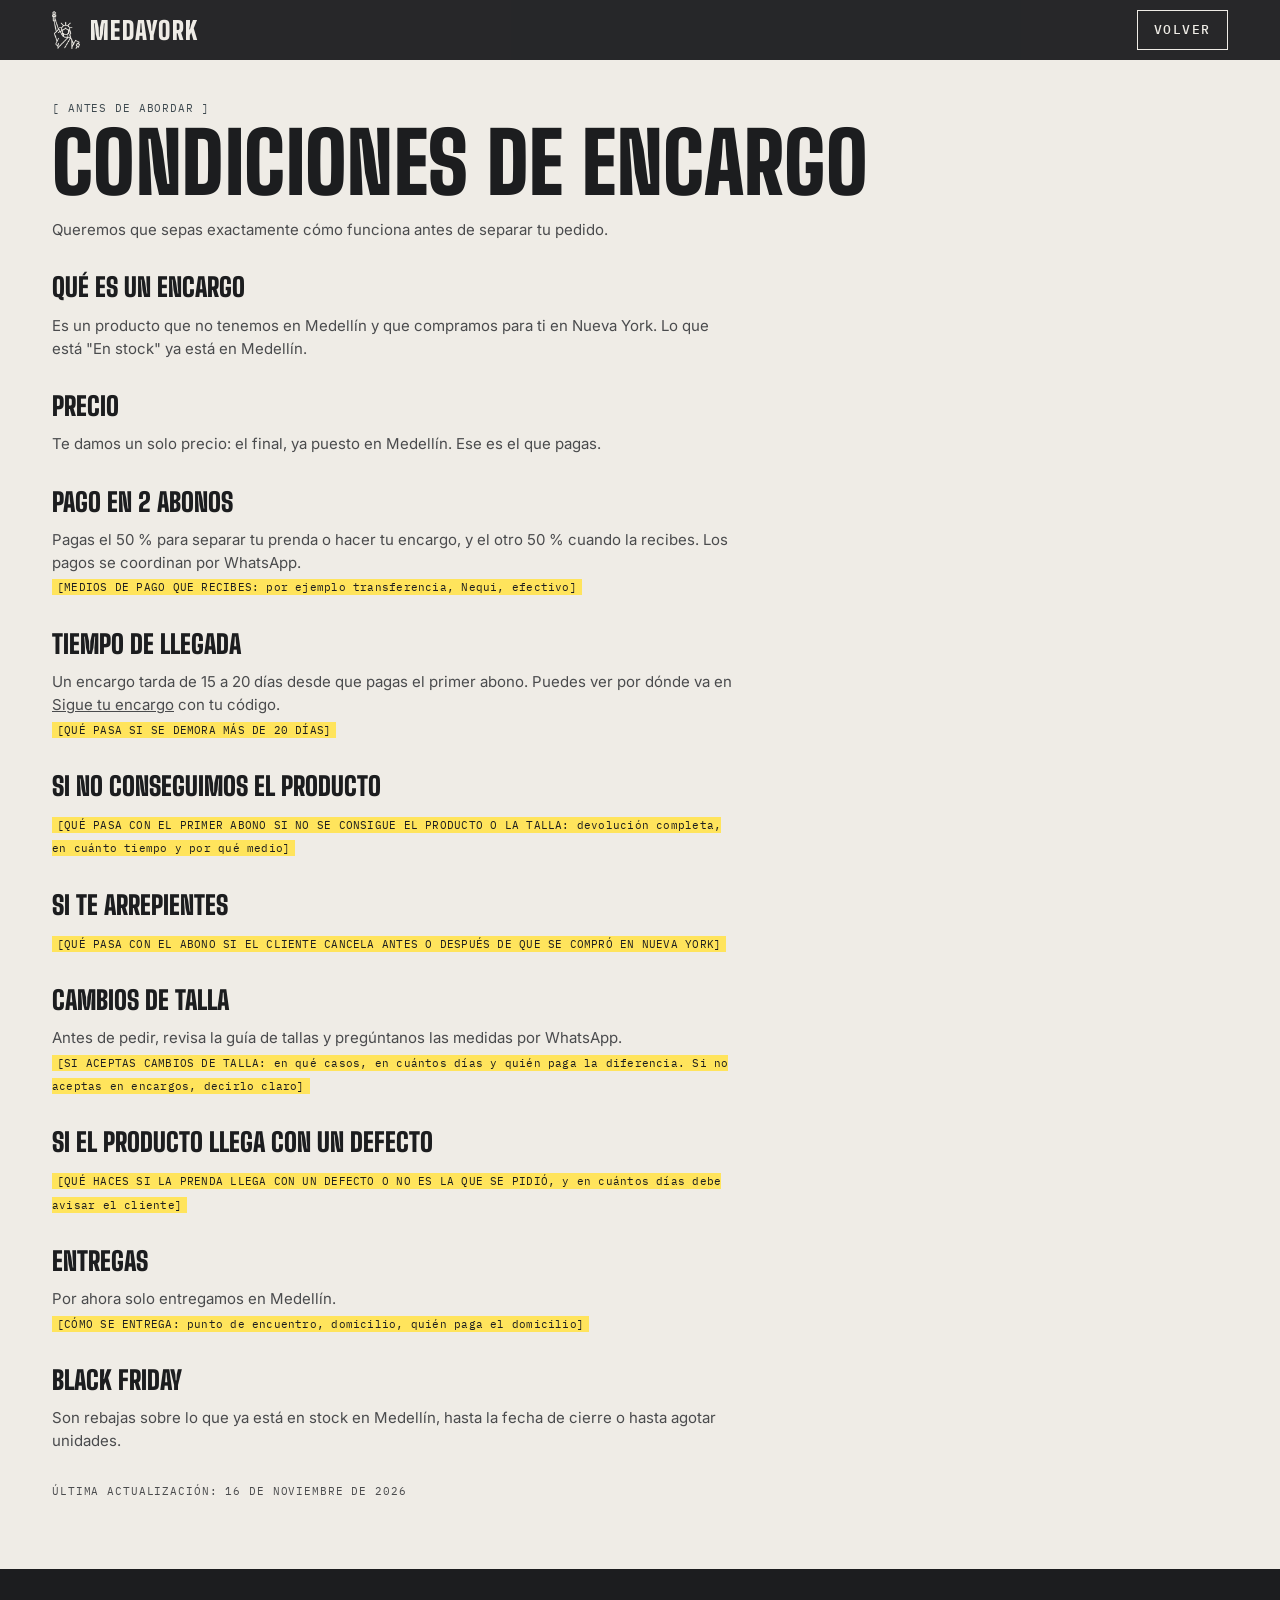
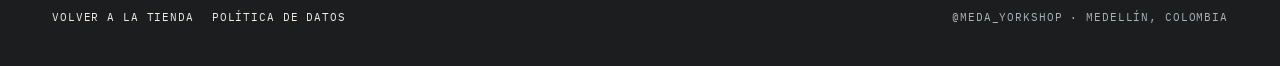
<file: condiciones.html>
<!DOCTYPE html>
<html lang="es">
<head>
<meta charset="utf-8">
<meta name="viewport" content="width=device-width, initial-scale=1">
<title>Condiciones de encargo · Medayork</title>
<meta name="description" content="Cómo funcionan los encargos de Medayork: abonos, tiempos de llegada, cambios de talla y entregas en Medellín.">
<meta name="theme-color" content="#1C1D1F">
<meta property="og:title" content="Condiciones de encargo · Medayork">
<meta property="og:image" content="https://medayork.medayorkshop.workers.dev/img/og.jpg">
<link rel="icon" type="image/png" href="img/icono-48.png">
<link rel="preconnect" href="https://fonts.googleapis.com">
<link rel="preconnect" href="https://fonts.gstatic.com" crossorigin>
<!-- Las letras cargan sin frenar la primera pantalla (media="print" y luego se activan) -->
<link href="https://fonts.googleapis.com/css2?family=Big+Shoulders+Display:wght@900&family=IBM+Plex+Mono:wght@400;500&family=Instrument+Serif:ital@1&family=Inter:wght@400;500&display=swap" rel="stylesheet" media="print" onload="this.media='all'">
<noscript><link href="https://fonts.googleapis.com/css2?family=Big+Shoulders+Display:wght@900&family=IBM+Plex+Mono:wght@400;500&family=Instrument+Serif:ital@1&family=Inter:wght@400;500&display=swap" rel="stylesheet"></noscript>
<link rel="stylesheet" href="css/estilos.css?v=20261117">
</head>
<body>
<nav class="nav" aria-label="Principal"><div class="wrap">
  <a class="logo" href="index.html" aria-label="Medayork, inicio"><img src="img/estatua-claro.png" alt="" width="89" height="120"><b>MEDAYORK</b></a>
  <a class="btn" href="index.html">Volver</a>
</div></nav>

<main class="pagina"><div class="wrap">
  <div class="mono" style="color:var(--hudson-d)">[ Antes de abordar ]</div>
  <h1 class="disp">Condiciones de encargo</h1>
  <p>Queremos que sepas exactamente cómo funciona antes de separar tu pedido.</p>

  <h2>Qué es un encargo</h2>
  <p>Es un producto que no tenemos en Medellín y que compramos para ti en Nueva York. Lo que está "En stock" ya está en Medellín.</p>

  <h2>Precio</h2>
  <p>Te damos un solo precio: el final, ya puesto en Medellín. Ese es el que pagas.</p>

  <h2>Pago en 2 abonos</h2>
  <p>Pagas el 50 % para separar tu prenda o hacer tu encargo, y el otro 50 % cuando la recibes. Los pagos se coordinan por WhatsApp.</p>
  <p><span class="mk">[MEDIOS DE PAGO QUE RECIBES: por ejemplo transferencia, Nequi, efectivo]</span></p>

  <h2>Tiempo de llegada</h2>
  <p>Un encargo tarda de 15 a 20 días desde que pagas el primer abono. Puedes ver por dónde va en <a href="seguimiento.html" style="text-decoration:underline">Sigue tu encargo</a> con tu código.</p>
  <p><span class="mk">[QUÉ PASA SI SE DEMORA MÁS DE 20 DÍAS]</span></p>

  <h2>Si no conseguimos el producto</h2>
  <p><span class="mk">[QUÉ PASA CON EL PRIMER ABONO SI NO SE CONSIGUE EL PRODUCTO O LA TALLA: devolución completa, en cuánto tiempo y por qué medio]</span></p>

  <h2>Si te arrepientes</h2>
  <p><span class="mk">[QUÉ PASA CON EL ABONO SI EL CLIENTE CANCELA ANTES O DESPUÉS DE QUE SE COMPRÓ EN NUEVA YORK]</span></p>

  <h2>Cambios de talla</h2>
  <p>Antes de pedir, revisa la guía de tallas y pregúntanos las medidas por WhatsApp.</p>
  <p><span class="mk">[SI ACEPTAS CAMBIOS DE TALLA: en qué casos, en cuántos días y quién paga la diferencia. Si no aceptas en encargos, decirlo claro]</span></p>

  <h2>Si el producto llega con un defecto</h2>
  <p><span class="mk">[QUÉ HACES SI LA PRENDA LLEGA CON UN DEFECTO O NO ES LA QUE SE PIDIÓ, y en cuántos días debe avisar el cliente]</span></p>

  <h2>Entregas</h2>
  <p>Por ahora solo entregamos en Medellín.</p>
  <p><span class="mk">[CÓMO SE ENTREGA: punto de encuentro, domicilio, quién paga el domicilio]</span></p>

  <h2>Black Friday</h2>
  <p>Son rebajas sobre lo que ya está en stock en Medellín, hasta la fecha de cierre o hasta agotar unidades.</p>

  <p class="mono" style="margin-top:30px">Última actualización: 16 de noviembre de 2026</p>
</div></main>

<footer class="pie-p" style="padding-bottom:30px"><div class="wrap mono">
  <div><a href="index.html">Volver a la tienda</a><a href="privacidad.html">Política de datos</a></div>
  <span>@meda_yorkshop · Medellín, Colombia</span>
</div></footer>
</body>
</html>
</file>
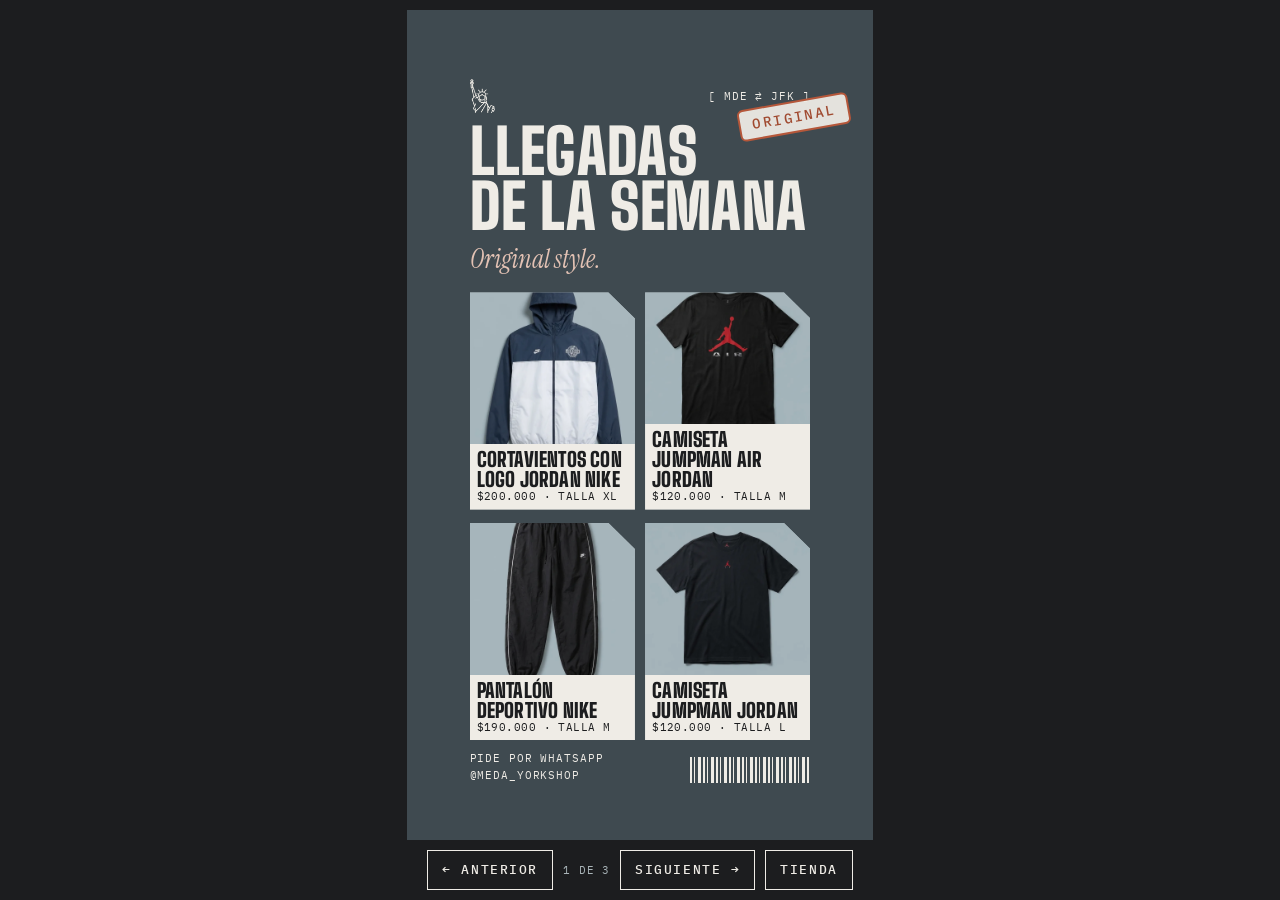
<file: llegadas.html>
<!DOCTYPE html>
<html lang="es" class="no-js">
<head>
<meta charset="utf-8">
<meta name="viewport" content="width=device-width, initial-scale=1">
<title>Llegadas de la semana · Medayork</title>
<meta name="description" content="Lo último que llegó de Nueva York a Medellín esta semana en Medayork.">
<meta name="theme-color" content="#1C1D1F">
<meta property="og:title" content="Llegadas de la semana · Medayork">
<meta property="og:description" content="Lo último que llegó de Nueva York a Medellín.">
<meta property="og:image" content="https://medayork.medayorkshop.workers.dev/img/og.jpg">
<link rel="icon" type="image/png" href="img/icono-48.png">
<link rel="apple-touch-icon" href="img/icono-180.png">
<script>document.documentElement.className='js'</script>
<link rel="preconnect" href="https://fonts.googleapis.com">
<link rel="preconnect" href="https://fonts.gstatic.com" crossorigin>
<!-- Las letras cargan sin frenar la primera pantalla (media="print" y luego se activan) -->
<link href="https://fonts.googleapis.com/css2?family=Big+Shoulders+Display:wght@900&family=IBM+Plex+Mono:wght@400;500&family=Instrument+Serif:ital@1&family=Inter:wght@400;500&display=swap" rel="stylesheet" media="print" onload="this.media='all'">
<noscript><link href="https://fonts.googleapis.com/css2?family=Big+Shoulders+Display:wght@900&family=IBM+Plex+Mono:wght@400;500&family=Instrument+Serif:ital@1&family=Inter:wght@400;500&display=swap" rel="stylesheet"></noscript>
<link rel="stylesheet" href="css/estilos.css?v=20261117">
</head>
<body>
<!-- Página pensada para tomarle captura en el celular y subirla a historias (formato 9:16).
     Muestra los productos que en la hoja tienen "nuevo = sí", de a 4 por pantalla. -->
<main class="historia-f">
  <div class="historia" id="historia">
    <div class="h-cab">
      <img src="img/estatua-claro.png" alt="Medayork" width="89" height="120">
      <span class="mono">[ MDE ⇄ JFK ]</span>
    </div>
    <span class="sello">Original</span>
    <h1 class="disp">Llegadas<br>de la semana</h1>
    <div class="ser">Original style.</div>
    <div class="h-rejilla" id="rejilla"></div>
    <div class="h-pie">
      <div class="mono">Pide por WhatsApp<br>@meda_yorkshop</div>
      <span class="barras" aria-hidden="true"></span>
    </div>
  </div>
  <div class="h-ctrl mono">
    <button class="btn" id="ant" type="button">← Anterior</button>
    <span id="pag"></span>
    <button class="btn" id="sig" type="button">Siguiente →</button>
    <a class="btn" href="index.html">Tienda</a>
  </div>
  <noscript><p style="color:#EFECE6;padding:14px">Activa JavaScript para ver las llegadas, o entra a la tienda.</p></noscript>
</main>

<script src="datos/conexion.js?v=20261117"></script>
<script src="datos/respaldo.js?v=20261120"></script>
<script src="js/datos.js?v=20261120"></script>
<script>
(function(){
  var MY=window.MY, POR_PANTALLA=4, pagina=0, lista=[];
  var $=function(s){return document.querySelector(s)};
  function pinta(){
    var total=Math.max(1,Math.ceil(lista.length/POR_PANTALLA));
    pagina=(pagina+total)%total;
    var ver=lista.slice(pagina*POR_PANTALLA,pagina*POR_PANTALLA+POR_PANTALLA);
    $('#rejilla').innerHTML=ver.length?ver.map(function(p){
      return '<div class="h-item'+(p.seccion==='mujer'?' m':'')+'"><img src="'+MY.esc(MY.foto(p.fotos[0]))+'" alt="'+MY.esc(p.nombre+' '+(p.marca||''))+'" width="800" height="1000">'+
        '<div><b>'+MY.esc(p.nombre)+(p.marca?' '+MY.esc(p.marca):'')+'</b>'+MY.precioHTML(p)+(p.tallas&&p.tallas.length?' · Talla '+MY.esc(p.tallas.join(' · ')):'')+'</div></div>';
    }).join(''):'<p class="mono" style="grid-column:1/-1;align-self:center;text-align:center">Esta semana todavía no marcamos llegadas.</p>';
    $('#pag').textContent=(pagina+1)+' de '+total;
    $('#ant').hidden=$('#sig').hidden=total<2;
  }
  $('#ant').addEventListener('click',function(){pagina--;pinta()});
  $('#sig').addEventListener('click',function(){pagina++;pinta()});
  MY.cargar(function(d){
    lista=d.productos.filter(function(p){return p.visible!==false&&p.nuevo&&p.fotos&&p.fotos.length&&p.estado!=='agotado'});
    pinta();
  });
})();
</script>
</body>
</html>
</file>
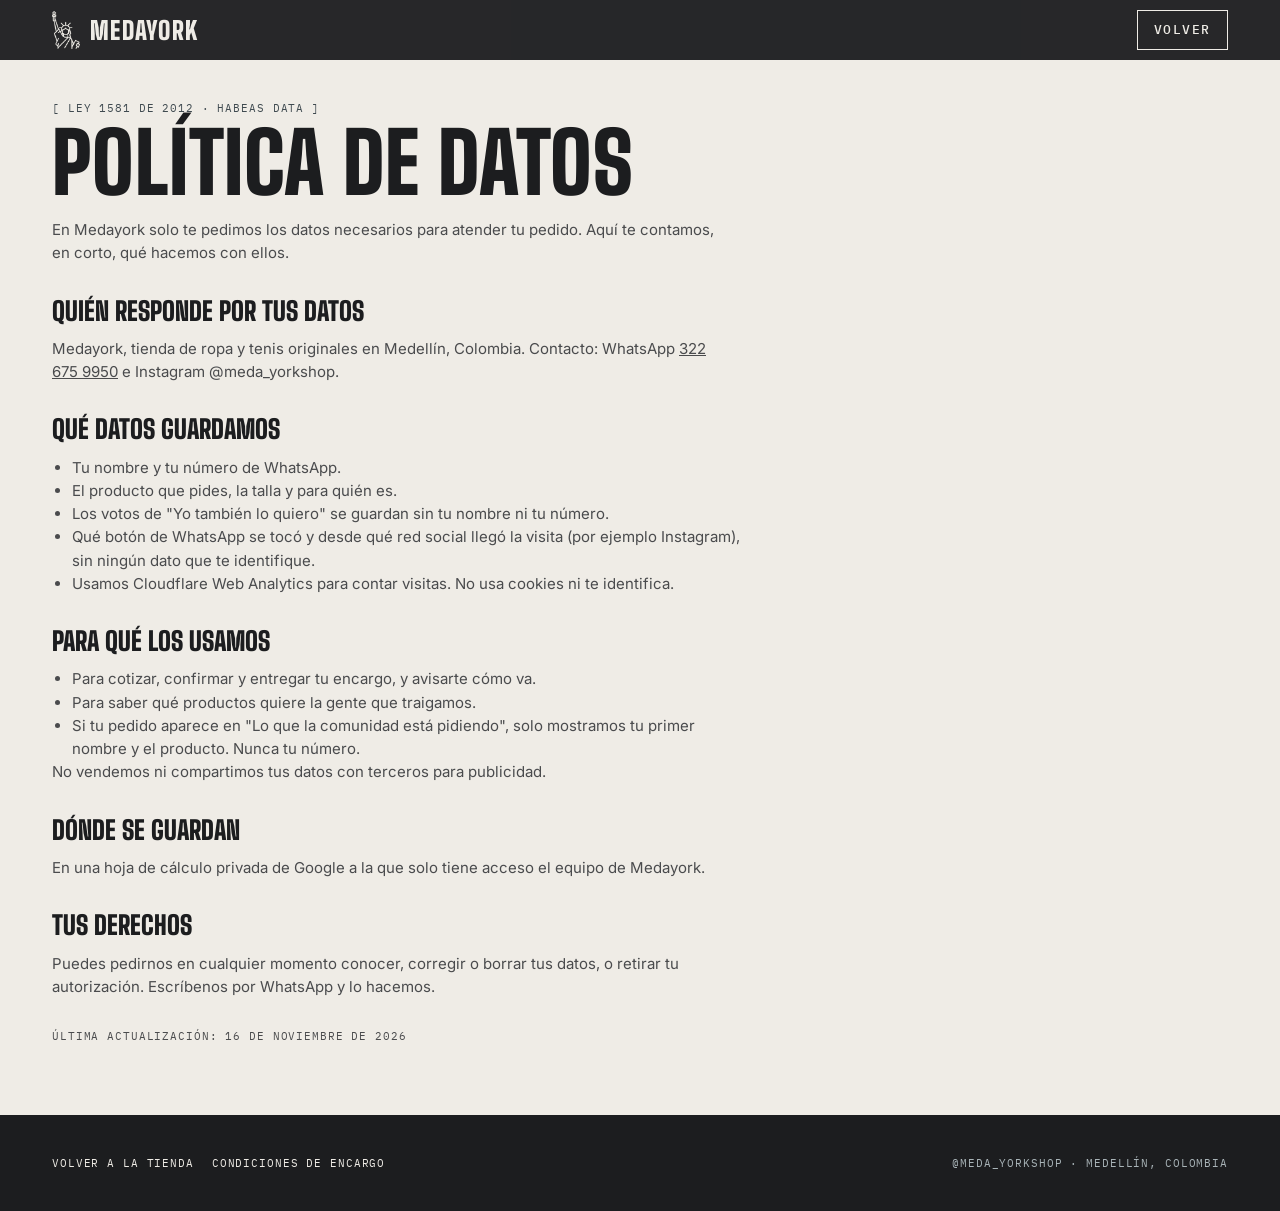
<file: privacidad.html>
<!DOCTYPE html>
<html lang="es">
<head>
<meta charset="utf-8">
<meta name="viewport" content="width=device-width, initial-scale=1">
<title>Política de datos · Medayork</title>
<meta name="description" content="Cómo usa Medayork los datos que nos das al hacer un encargo.">
<meta name="theme-color" content="#1C1D1F">
<link rel="icon" type="image/png" href="img/icono-48.png">
<link rel="preconnect" href="https://fonts.googleapis.com">
<link rel="preconnect" href="https://fonts.gstatic.com" crossorigin>
<!-- Las letras cargan sin frenar la primera pantalla (media="print" y luego se activan) -->
<link href="https://fonts.googleapis.com/css2?family=Big+Shoulders+Display:wght@900&family=IBM+Plex+Mono:wght@400;500&family=Instrument+Serif:ital@1&family=Inter:wght@400;500&display=swap" rel="stylesheet" media="print" onload="this.media='all'">
<noscript><link href="https://fonts.googleapis.com/css2?family=Big+Shoulders+Display:wght@900&family=IBM+Plex+Mono:wght@400;500&family=Instrument+Serif:ital@1&family=Inter:wght@400;500&display=swap" rel="stylesheet"></noscript>
<link rel="stylesheet" href="css/estilos.css?v=20261117">
</head>
<body>
<nav class="nav" aria-label="Principal"><div class="wrap">
  <a class="logo" href="index.html" aria-label="Medayork, inicio"><img src="img/estatua-claro.png" alt="" width="89" height="120"><b>MEDAYORK</b></a>
  <a class="btn" href="index.html">Volver</a>
</div></nav>

<main class="pagina"><div class="wrap">
  <div class="mono" style="color:var(--hudson-d)">[ Ley 1581 de 2012 · Habeas data ]</div>
  <h1 class="disp">Política de datos</h1>
  <p>En Medayork solo te pedimos los datos necesarios para atender tu pedido. Aquí te contamos, en corto, qué hacemos con ellos.</p>

  <h2>Quién responde por tus datos</h2>
  <p>Medayork, tienda de ropa y tenis originales en Medellín, Colombia. Contacto: WhatsApp <a href="https://wa.me/573226759950" style="text-decoration:underline">322 675 9950</a> e Instagram @meda_yorkshop.</p>

  <h2>Qué datos guardamos</h2>
  <ul>
    <li>Tu nombre y tu número de WhatsApp.</li>
    <li>El producto que pides, la talla y para quién es.</li>
    <li>Los votos de "Yo también lo quiero" se guardan sin tu nombre ni tu número.</li>
    <li>Qué botón de WhatsApp se tocó y desde qué red social llegó la visita (por ejemplo Instagram), sin ningún dato que te identifique.</li>
    <li>Usamos Cloudflare Web Analytics para contar visitas. No usa cookies ni te identifica.</li>
  </ul>

  <h2>Para qué los usamos</h2>
  <ul>
    <li>Para cotizar, confirmar y entregar tu encargo, y avisarte cómo va.</li>
    <li>Para saber qué productos quiere la gente que traigamos.</li>
    <li>Si tu pedido aparece en "Lo que la comunidad está pidiendo", solo mostramos tu primer nombre y el producto. Nunca tu número.</li>
  </ul>
  <p>No vendemos ni compartimos tus datos con terceros para publicidad.</p>

  <h2>Dónde se guardan</h2>
  <p>En una hoja de cálculo privada de Google a la que solo tiene acceso el equipo de Medayork.</p>

  <h2>Tus derechos</h2>
  <p>Puedes pedirnos en cualquier momento conocer, corregir o borrar tus datos, o retirar tu autorización. Escríbenos por WhatsApp y lo hacemos.</p>

  <p class="mono" style="margin-top:30px">Última actualización: 16 de noviembre de 2026</p>
</div></main>

<footer class="pie-p" style="padding-bottom:30px"><div class="wrap mono">
  <div><a href="index.html">Volver a la tienda</a><a href="condiciones.html">Condiciones de encargo</a></div>
  <span>@meda_yorkshop · Medellín, Colombia</span>
</div></footer>
</body>
</html>
</file>
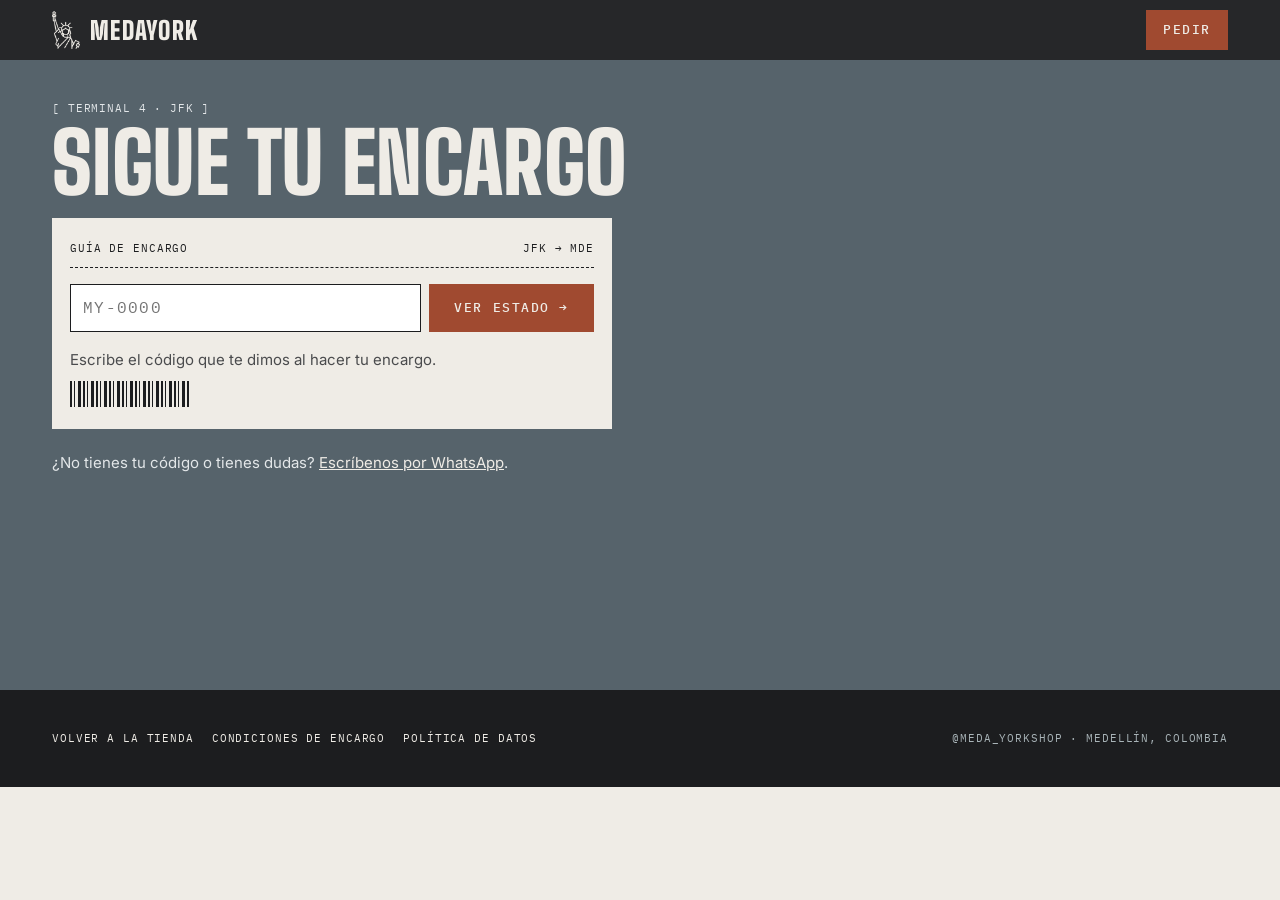
<file: seguimiento.html>
<!DOCTYPE html>
<html lang="es" class="no-js">
<head>
<meta charset="utf-8">
<meta name="viewport" content="width=device-width, initial-scale=1">
<title>Sigue tu encargo · Medayork</title>
<meta name="description" content="Consulta con tu código por dónde va tu encargo Medayork, desde Nueva York hasta Medellín.">
<meta name="theme-color" content="#1C1D1F">
<meta property="og:title" content="Sigue tu encargo · Medayork">
<meta property="og:description" content="Consulta con tu código por dónde va tu encargo.">
<meta property="og:image" content="https://medayork.medayorkshop.workers.dev/img/og.jpg">
<link rel="icon" type="image/png" href="img/icono-48.png">
<link rel="apple-touch-icon" href="img/icono-180.png">
<script>document.documentElement.className='js'</script>
<link rel="preconnect" href="https://fonts.googleapis.com">
<link rel="preconnect" href="https://fonts.gstatic.com" crossorigin>
<!-- Las letras cargan sin frenar la primera pantalla (media="print" y luego se activan) -->
<link href="https://fonts.googleapis.com/css2?family=Big+Shoulders+Display:wght@900&family=IBM+Plex+Mono:wght@400;500&family=Instrument+Serif:ital@1&family=Inter:wght@400;500&display=swap" rel="stylesheet" media="print" onload="this.media='all'">
<noscript><link href="https://fonts.googleapis.com/css2?family=Big+Shoulders+Display:wght@900&family=IBM+Plex+Mono:wght@400;500&family=Instrument+Serif:ital@1&family=Inter:wght@400;500&display=swap" rel="stylesheet"></noscript>
<link rel="stylesheet" href="css/estilos.css?v=20261117">
</head>
<body>
<nav class="nav" aria-label="Principal"><div class="wrap">
  <a class="logo" href="index.html" aria-label="Medayork, inicio"><img src="img/estatua-claro.png" alt="" width="89" height="120"><b>MEDAYORK</b></a>
  <a class="btn solid" data-wa="general" data-b="nav" href="https://wa.me/573226759950">Pedir</a>
</div></nav>

<main class="seg pagina" id="seguimiento">
  <div class="wrap">
    <div class="mono" style="color:#E3E7E9">[ Terminal 4 · JFK ]</div>
    <h1 class="disp">Sigue tu encargo</h1>
    <div class="guia">
      <div class="gcab mono"><span id="g-codigo">Guía de encargo</span><span>JFK → MDE</span></div>
      <form class="busca" id="busca" action="seguimiento.html" method="get">
        <label class="salto" for="codigo">Código de tu encargo</label>
        <input id="codigo" name="codigo" placeholder="MY-0000" autocomplete="off" required>
        <button class="btn solid" type="submit">Ver estado →</button>
      </form>
      <p id="aviso" style="margin-top:16px;color:var(--gris-texto)" role="status">Escribe el código que te dimos al hacer tu encargo.</p>
      <noscript><p style="margin-top:10px">Tu navegador tiene JavaScript apagado. Escríbenos por WhatsApp con tu código y te contamos cómo va.</p></noscript>

      <!-- Tablero de aeropuerto: las letras giran hasta mostrar el estado -->
      <div class="tablero" id="tablero" hidden>
        <div class="mono"><span>Estado</span><span id="t-fecha"></span></div>
        <div id="t-filas" aria-hidden="true"></div>
        <p class="salto" id="t-texto"></p>
      </div>
      <ol class="linea" id="linea" hidden></ol>
      <div class="barras" style="margin-top:10px" aria-hidden="true"></div>
    </div>
    <p style="margin-top:22px;color:#E3E7E9">¿No tienes tu código o tienes dudas? <a id="wa2" data-b="seguimiento" href="https://wa.me/573226759950" style="text-decoration:underline;color:var(--hueso)" target="_blank" rel="noopener">Escríbenos por WhatsApp</a>.</p>
  </div>
</main>

<footer class="pie-p" style="padding-bottom:30px"><div class="wrap mono">
  <div><a href="index.html">Volver a la tienda</a><a href="condiciones.html">Condiciones de encargo</a><a href="privacidad.html">Política de datos</a></div>
  <span>@meda_yorkshop · Medellín, Colombia</span>
</div></footer>

<script src="datos/conexion.js?v=20261117"></script>
<script src="datos/respaldo.js?v=20261120"></script>
<script src="js/datos.js?v=20261120"></script>
<script>
/* Seguimiento: pregunta a la hoja por un código y muestra SOLO estado, fecha y nota. */
(function(){
  var MY=window.MY, $=function(s){return document.querySelector(s)};
  // Deben ser exactamente los mismos estados que la lista desplegable de la hoja (pestaña Encargos).
  var ESTADOS=['Recibido','Separado','Comprado en Nueva York','En camino','En Medellín','Entregado'];
  var ROTULO={'Separado':'Separado · primer abono'};
  var aviso=$('#aviso'), linea=$('#linea'), entrada=$('#codigo'), tablero=$('#tablero');
  function norm(c){c=String(c||'').toUpperCase().replace(/\s/g,'');var m=c.match(/^([A-Z]{2})-?(\d{3,5})$/);return m?m[1]+'-'+m[2]:''}

  /* Tablero split-flap: reparte el texto en renglones de 12 casillas y hace girar cada letra. */
  var ANCHO=12, LETRAS='ABCDEFGHIJKLMNOPQRSTUVWXYZ0123456789';
  function renglones(t){
    var r=[],a='';
    t.toUpperCase().split(' ').forEach(function(p){
      if((a+' '+p).trim().length>ANCHO){r.push(a);a=p}else a=(a+' '+p).trim();
    });
    if(a)r.push(a);return r;
  }
  function pintaTablero(texto){
    var cont=$('#t-filas');cont.innerHTML='';$('#t-texto').textContent=texto;
    renglones(texto).forEach(function(ren,f){
      var fila=document.createElement('div');fila.className='fila-t';
      for(var i=0;i<ANCHO;i++){
        (function(letra,orden){
          var c=document.createElement('span');c.className='celda';fila.appendChild(c);
          if(MY.quieto||letra===' '){c.textContent=letra;return}
          var vueltas=5+orden, n=0;
          var t=setInterval(function(){
            n++;c.classList.remove('gira');void c.offsetWidth;c.classList.add('gira');
            c.textContent=n>=vueltas?letra:LETRAS.charAt(Math.floor(Math.random()*LETRAS.length));
            if(n>=vueltas)clearInterval(t);
          },55);
        })(ren.charAt(i)||' ',f*4+i);
      }
      cont.appendChild(fila);
    });
    tablero.hidden=false;
  }

  function pinta(d,codigo){
    var i=ESTADOS.map(function(e){return e.toLowerCase()}).indexOf(String(d.estado||'').toLowerCase().trim());
    if(i<0){aviso.textContent='Tu encargo '+codigo+' está registrado. Escríbenos por WhatsApp para darte el detalle.';return}
    $('#g-codigo').textContent='Guía '+codigo;
    aviso.textContent='';
    var f=d.fecha?new Date(d.fecha):null;
    $('#t-fecha').textContent=f&&!isNaN(f)?'Pedido el '+f.toLocaleDateString('es-CO',{day:'numeric',month:'short'}):'';
    pintaTablero(ESTADOS[i]);
    linea.innerHTML=ESTADOS.map(function(e,k){
      var r=ROTULO[e]||e;
      if(k<i)return '<li class="ok">'+r+'</li>';
      if(k===i)return '<li class="ya"><b>'+r+'</b>'+(d.nota?'<span class="nt">'+MY.esc(d.nota)+'</span>':'')+'<span class="sello anim in">Original</span></li>';
      return '<li>'+r+'</li>';
    }).join('');
    linea.hidden=false;
  }
  function consulta(codigo){
    aviso.textContent='Buscando '+codigo+'…'; linea.hidden=true; tablero.hidden=true;
    $('#wa2').href=MY.wa(MY.msj.seguimiento(codigo));
    if(!MY.script){aviso.textContent='El seguimiento en línea se está activando. Mientras tanto, escríbenos por WhatsApp con tu código '+codigo+'.';return}
    fetch(MY.script+'?codigo='+encodeURIComponent(codigo)).then(function(r){return r.json()}).then(function(d){
      if(d&&d.ok)pinta(d,codigo);else aviso.textContent='No encontramos el código '+codigo+'. Revísalo o escríbenos por WhatsApp.';
    }).catch(function(){aviso.textContent='No pudimos consultar en este momento. Intenta de nuevo o escríbenos por WhatsApp.'});
  }

  MY.cargar(function(){MY.enlaces();$('#wa2').href=MY.wa(MY.msj.seguimiento(norm(entrada.value)))});
  var c=norm(new URLSearchParams(location.search).get('codigo'));
  if(c){entrada.value=c;consulta(c)}
  else if(location.search.indexOf('codigo=')>-1)aviso.textContent='Ese código no tiene el formato correcto. Debe verse así: MY-1001.';
  $('#busca').addEventListener('submit',function(e){
    e.preventDefault();var k=norm(entrada.value);
    if(!k){aviso.textContent='El código debe verse así: MY-1001.';return}
    try{history.replaceState(null,'','?codigo='+k)}catch(err){}
    consulta(k);
  });
})();
</script>
</body>
</html>
</file>
<file: css/estilos.css>
/* ============================================================================
   MEDAYORK · estilos.css — un solo archivo para todas las páginas
   ----------------------------------------------------------------------------
   Índice:
    0. Variables de marca (:root)  ← colores, letras y medidas se cambian SOLO aquí
    1. Base y utilidades            2. Sello ORIGINAL (animación firma)
    3. Botones y chips              4. Cinta, navegación y portada
    5. Secciones, carrusel, fotos   6. Black Friday
    7. Catálogo y tarjetas          8. En hype y formulario
    9. Cómo funciona, seguimiento, tallas, preguntas, cierre, pie, barra
   10. Ficha de producto (etiqueta de equipaje)
   11. Pase de abordar             12. Tablero de aeropuerto (seguimiento)
   13. Página 404                  14. Llegadas de la semana (9:16)
   15. Pantallas grandes y "reducir movimiento"
   Se diseña primero para celular; lo de pantallas grandes va al final.
   ============================================================================ */
:root{
  --asfalto:#1C1D1F; --hueso:#EFECE6; --papel:#F6F4F0; --hudson:#56636B; --hudson-d:#3F4A50; --niebla:#A9B4B8;
  --ladrillo:#B5573A; --ladrillo-btn:#A04A30; --ladrillo-h:#8C3F28; --arcilla:#E3C2B4; --arcilla-l:#EFE3DC; --cafe:#3A1C12;
  --marcador:#FFE45C; --gris-texto:#4A4B4D;
  --disp:'Big Shoulders Display','Arial Narrow',sans-serif; --mono:'IBM Plex Mono',ui-monospace,monospace;
  --ser:'Instrument Serif',Georgia,serif; --sans:'Inter',system-ui,sans-serif;
  --pad:18px; --sec:60px; --t-sello:.55s; --t-sube:.6s;
}
*{box-sizing:border-box;margin:0;padding:0}
html{scroll-behavior:smooth;scroll-padding-top:70px}
body{background:var(--hueso);color:var(--asfalto);font-family:var(--sans);font-size:15px;line-height:1.55;-webkit-font-smoothing:antialiased;overflow-x:clip}
a{color:inherit;text-decoration:none}
img,video{display:block;max-width:100%}
button,input,select,textarea{font:inherit;color:inherit}
[hidden]{display:none!important}
.mono{font-family:var(--mono);font-size:11px;letter-spacing:.08em;text-transform:uppercase;line-height:1.5}
.disp{font-family:var(--disp);font-weight:900;text-transform:uppercase;line-height:.9;letter-spacing:.005em}
.ser{font-family:var(--ser);font-style:italic;font-weight:400}
.wrap{max-width:1240px;margin:0 auto;padding:0 var(--pad)}
.mk{background:var(--marcador);color:#1C1D1F;padding:1px 5px;font-family:var(--mono);font-size:11px;letter-spacing:.02em;text-transform:none}
:focus-visible{outline:3px solid var(--marcador);outline-offset:2px}
.salto{position:absolute;left:-999px}.salto:focus{left:8px;top:8px;z-index:99;background:var(--asfalto);color:var(--hueso);padding:10px}

/* sello */
.sello{display:inline-block;border:2px solid var(--ladrillo);color:var(--ladrillo-btn);border-radius:6px;padding:5px 12px;font-family:var(--mono);font-weight:500;font-size:13px;letter-spacing:.18em;text-transform:uppercase;transform:rotate(-10deg);background:rgba(239,236,230,.94);line-height:1.3;text-align:center}
.sello small{display:block;font-size:9px;letter-spacing:.14em}
.sello.bf{background:var(--asfalto);color:var(--arcilla);border-style:double;border-width:4px}
@keyframes estampar{0%{opacity:0;transform:rotate(-22deg) scale(1.45)}55%{opacity:1;transform:rotate(-8deg) scale(.94)}75%{transform:rotate(-11deg) scale(1.04)}100%{opacity:1;transform:rotate(-10deg) scale(1)}}
.js .sello.anim{opacity:0}
.js .in .sello.anim,.js .sello.anim.in{animation:estampar var(--t-sello) cubic-bezier(.2,.9,.3,1.2) .25s forwards}
.js .sube{opacity:0;transform:translateY(18px);transition:opacity var(--t-sube) ease,transform var(--t-sube) ease}
.js .sube.in{opacity:1;transform:none}

/* botones */
.btn{display:inline-flex;align-items:center;justify-content:center;gap:10px;min-height:48px;font-family:var(--mono);font-weight:500;font-size:13px;letter-spacing:.12em;text-transform:uppercase;padding:13px 24px;border:1.5px solid currentColor;cursor:pointer;background:none;transition:transform .18s,background .18s;text-align:center}
.btn.solid{background:var(--ladrillo-btn);border-color:var(--ladrillo-btn);color:var(--hueso)}
.btn:hover{transform:translateY(-2px)}
.btn.solid:hover{background:var(--ladrillo-h)}
.chips{display:flex;gap:8px;flex-wrap:wrap;margin-top:16px}
.chip{border:1px solid currentColor;background:none;padding:0 14px;min-height:40px;border-radius:999px;cursor:pointer;font-family:var(--mono);font-size:11px;letter-spacing:.08em;text-transform:uppercase}
.chip[aria-pressed="true"]{background:var(--asfalto);border-color:var(--asfalto);color:var(--hueso)}

/* cinta BF */
.cinta{display:block;background:var(--asfalto);color:var(--hueso);text-align:center;padding:10px 12px;border-bottom:2px solid var(--ladrillo)}
.cinta b{color:var(--arcilla);font-weight:500}

/* nav */
.nav{position:sticky;top:0;z-index:30;background:rgba(28,29,31,.95);color:var(--hueso)}
.nav .wrap{display:flex;align-items:center;justify-content:space-between;height:60px;gap:14px}
.logo{display:flex;align-items:center;gap:10px}
.logo img{height:38px;width:auto}
.logo b{font-family:var(--disp);font-weight:900;font-size:25px;letter-spacing:.05em;line-height:1}
.nav .links{display:none;gap:24px}
.nav .links a{opacity:.85;padding:10px 0}.nav .links a:hover{opacity:1;color:var(--arcilla)}
.nav .btn{min-height:40px;padding:8px 16px}

/* portada */
.portada{position:relative;height:calc(100svh - 100px);min-height:500px;max-height:880px;color:var(--hueso);overflow:hidden;background:var(--hudson-d)}
.portada .medio{position:absolute;inset:0;width:100%;height:100%;object-fit:cover}
.portada picture img{position:absolute;inset:0;width:100%;height:100%;object-fit:cover}
@keyframes zoom{from{transform:scale(1.02)}to{transform:scale(1.12)}}
.js .portada picture img{animation:zoom 14s ease-out infinite alternate}
.velo{position:absolute;inset:0;background:linear-gradient(0deg,rgba(28,29,31,.88) 0%,rgba(28,29,31,.3) 48%,rgba(28,29,31,.25) 100%)}
.portada-in{position:absolute;z-index:2;left:0;right:0;bottom:0;padding-bottom:30px}
.portada h1{font-size:clamp(40px,7.2vw,84px);margin:10px 0 6px;max-width:720px}
.portada .ser{font-size:clamp(24px,3vw,32px);color:var(--arcilla)}
.portada .fila{display:flex;align-items:center;gap:16px;flex-wrap:wrap;margin-top:20px}
.portada .btn.solid{min-width:150px}
.portada>.sello{position:absolute;z-index:3;right:var(--pad);top:26px;font-size:14px}

/* ticker */
.ticker{background:var(--asfalto);color:var(--hueso);overflow:hidden;white-space:nowrap;padding:12px 0}
.ticker div{display:inline-block;animation:corre 30s linear infinite}
.ticker span{margin:0 22px}.ticker i{color:var(--arcilla);font-style:normal;margin-left:22px}
@keyframes corre{to{transform:translateX(-50%)}}

/* secciones */
section{padding:var(--sec) 0}
.cab{display:flex;justify-content:space-between;align-items:flex-end;gap:18px;margin-bottom:26px;flex-wrap:wrap}
.cab h2{font-size:clamp(40px,6.4vw,78px);margin-top:6px}
.cab h2 .ser{font-size:.5em;text-transform:none;letter-spacing:0;display:block;margin-top:6px;line-height:1.1}
.cab .lado{max-width:330px}
.vacio{padding:24px 0;font-family:var(--mono);font-size:12px}

/* carrusel */
.llegadas{background:var(--hueso)}
.flechas{display:none;gap:8px}
.flecha{width:46px;height:46px;border:1.5px solid var(--asfalto);background:none;font-size:18px;cursor:pointer}
.flecha:hover{background:var(--asfalto);color:var(--hueso)}
.carrusel{display:flex;gap:14px;overflow-x:auto;scroll-snap-type:x mandatory;padding:0 var(--pad) 8px;scrollbar-width:none;scroll-padding-left:var(--pad)}
.carrusel::-webkit-scrollbar{display:none}
.lleg{flex:0 0 68%;max-width:280px;scroll-snap-align:start;display:block}
.lleg .foto{aspect-ratio:4/5}
.lleg h3{font-family:var(--disp);font-weight:900;text-transform:uppercase;font-size:23px;margin-top:10px;line-height:.95}
.lleg .et{position:absolute;left:8px;top:8px;padding:3px 7px;color:var(--hueso);background:var(--hudson-d);z-index:2}

/* foto con esquina cortada */
.foto{position:relative;overflow:hidden;background:var(--niebla);clip-path:polygon(0 0,86% 0,100% 10%,100% 100%,0 100%)}
.foto img{width:100%;height:100%;object-fit:cover}
.foto .ruta{position:absolute;left:8px;top:8px;background:rgba(28,29,31,.78);color:var(--hueso);padding:3px 7px;z-index:2}
.foto .sello{position:absolute;right:8px;bottom:12px;font-size:9px;padding:3px 6px;letter-spacing:.14em;z-index:2}

/* black friday */
.bf{background:var(--asfalto);color:var(--hueso);position:relative;overflow:hidden;border-top:3px solid var(--ladrillo);border-bottom:3px solid var(--ladrillo)}
.bf .fantasma{position:absolute;right:-20px;top:-10px;font-family:var(--disp);font-weight:900;font-size:clamp(120px,26vw,330px);line-height:.8;color:rgba(239,236,230,.045);white-space:nowrap;pointer-events:none;text-transform:uppercase}
.bf .fantasma::before{content:attr(data-t)}
.bf .wrap{position:relative}
.bf h2{font-size:clamp(46px,8vw,104px);margin:18px 0 6px}
.bf h2 em{font-style:normal;color:var(--ladrillo)}
.bf .sello{font-size:13px;padding:7px 14px;margin-left:4px}
.bf-pasos{list-style:none;display:grid;gap:10px;margin:24px 0;max-width:620px;counter-reset:p}
.bf-pasos li{counter-increment:p;display:grid;grid-template-columns:44px 1fr;align-items:baseline;border-top:1px dashed rgba(239,236,230,.35);padding-top:10px}
.bf-pasos li::before{content:"0" counter(p);font-family:var(--disp);font-weight:900;font-size:28px;color:var(--arcilla);line-height:1}
.cuenta{display:flex;gap:8px;margin:8px 0 6px}
.cuenta div{background:var(--hueso);color:var(--asfalto);min-width:64px;padding:8px 6px 6px;text-align:center}
.cuenta b{display:block;font-family:var(--disp);font-weight:900;font-size:38px;line-height:1}
.bf .fila{display:flex;gap:10px;flex-wrap:wrap;margin-top:22px}
.bf .nota{color:var(--niebla);margin-top:14px}
/* Las dos "puertas" grandes del Black Friday: Hombre (ladrillo) y Mujer (arcilla) */
.puertas{display:grid;grid-template-columns:1fr 1fr;gap:10px;margin-top:24px;max-width:640px}
.puerta{position:relative;display:flex;flex-direction:column;justify-content:flex-end;min-height:108px;padding:14px 16px;clip-path:polygon(0 0,88% 0,100% 18%,100% 100%,0 100%);transition:transform .18s,filter .18s}
.puerta.h{background:var(--ladrillo-btn);color:var(--hueso)}
.puerta.m{background:var(--arcilla);color:var(--cafe)}
.puerta .mono{font-size:12px;margin-bottom:4px}
.puerta b{font-family:var(--disp);font-weight:900;text-transform:uppercase;font-size:clamp(34px,9vw,52px);line-height:.9}
.puerta:hover{transform:translateY(-3px);filter:brightness(1.06)}

/* catálogo */
.hombre{background:var(--hueso)}
.mujer{background:var(--arcilla);color:var(--cafe)}
.mujer .foto{background:var(--arcilla-l)}
.mujer .chip[aria-pressed="true"]{background:var(--cafe);border-color:var(--cafe)}
.hombre .cab .mono,.hombre .lado{color:var(--hudson-d)}
.mujer .cab h2 .ser{color:#7E3722}
.rejilla{display:grid;grid-template-columns:repeat(2,minmax(0,1fr));gap:26px 12px}
.card{display:flex;flex-direction:column;min-width:0}
.card .foto{aspect-ratio:4/5}
.card h3{font-family:var(--disp);font-weight:900;text-transform:uppercase;font-size:22px;line-height:1;margin:12px 0 6px}
.estado{display:inline-block;padding:3px 7px;background:var(--hudson);color:var(--hueso)}
.mujer .estado{background:var(--ladrillo-btn)}
.dato{display:flex;justify-content:space-between;align-items:baseline;gap:8px;border-top:1px dashed currentColor;padding-top:7px;margin-top:7px;flex-wrap:wrap}
.precio{font-family:var(--mono);font-weight:500;font-size:16px;letter-spacing:0;white-space:nowrap}
.sinprecio{font-size:11px;font-weight:500;letter-spacing:.08em;text-transform:uppercase;white-space:normal;text-align:right}
.antes{text-decoration:line-through;opacity:.7;margin-right:8px;font-size:12px}
.card .btn{width:100%;margin-top:auto;padding:12px 8px;font-size:12px;letter-spacing:.08em}
.card .pie{margin-top:12px;display:flex;flex-direction:column;flex:1}
.card .pie .dato:last-of-type{margin-bottom:12px}

/* hype */
.hype{background:var(--hudson-d);color:var(--hueso)}
.hype .cab h2 em{font-style:normal;color:var(--arcilla)}
.hype .lado{color:#DCE1E3}
.hype-g{display:grid;gap:34px}
.rank{display:grid;grid-template-columns:44px 1fr;gap:4px 12px;padding:16px 0;border-bottom:1px solid rgba(239,236,230,.18);align-items:start}
.rank .n{font-family:var(--disp);font-size:40px;font-weight:900;color:var(--arcilla);line-height:1}
.rank h3{font-family:var(--disp);font-size:28px;text-transform:uppercase;font-weight:900;line-height:.95}
.rank .meta{color:#DCE1E3;margin-top:4px}
.rank .acc{grid-column:2;display:flex;gap:8px;flex-wrap:wrap;margin-top:10px}
.rank .btn{min-height:44px;padding:8px 14px;font-size:11px;letter-spacing:.08em}
.rank .voto[aria-pressed="true"]{background:var(--hueso);color:var(--asfalto);border-color:var(--hueso)}
.form{background:var(--hueso);color:var(--asfalto);padding:26px 20px;position:relative}
.form::before{content:"";position:absolute;left:0;right:0;top:-10px;height:10px;background:radial-gradient(circle at 10px 0,transparent 7px,var(--hueso) 7.5px) 0 0/20px 10px}
.form h3{font-family:var(--disp);font-weight:900;font-size:36px;text-transform:uppercase;line-height:1.02;margin:8px 0 8px}
.form p{font-size:14px;color:var(--gris-texto);margin-bottom:14px}
.form label{display:block;margin:14px 0 4px;color:var(--hudson-d)}
.form input[type=text],.form input[type=tel],.form select,.form textarea{width:100%;border:0;border-bottom:1.5px solid var(--asfalto);background:transparent;padding:10px 0;font-size:16px;outline:none;border-radius:0;min-height:44px}
.form input:focus,.form textarea:focus,.form select:focus{border-color:var(--ladrillo);box-shadow:0 2px 0 var(--ladrillo)}
.form textarea{resize:vertical;min-height:70px}
.form .dos{display:grid;grid-template-columns:1fr 1fr;gap:16px}
.form .casilla{display:grid;grid-template-columns:24px 1fr;gap:10px;align-items:start;margin-top:18px;font-family:var(--sans);font-size:13px;letter-spacing:0;text-transform:none;color:var(--gris-texto)}
.form .casilla input{width:22px;height:22px;accent-color:var(--ladrillo-btn)}
.form .casilla a,.txt a{text-decoration:underline}
.form .err{color:var(--ladrillo-btn);font-size:12px;min-height:18px;margin-top:10px;font-family:var(--mono)}
.form .btn{width:100%;margin-top:8px}
.form .ok .btn{margin-top:10px}
.muro{margin-top:28px}
.muro-i{display:flex;flex-wrap:wrap;gap:8px;margin-top:12px}
.nota-m{border:1px dashed rgba(239,236,230,.5);padding:8px 11px;font-size:13px}
.nota-m b{color:var(--arcilla);font-weight:500}

/* cómo funciona */
.como{background:var(--hueso)}
.pasos{display:grid;gap:12px}
.paso{border:1.5px solid var(--asfalto);padding:20px 18px 22px;position:relative;background:var(--papel)}
.paso::before{content:"";position:absolute;top:16px;right:16px;width:14px;height:14px;border-radius:50%;border:1.5px solid var(--asfalto)}
.paso .k{font-family:var(--disp);font-size:52px;font-weight:900;color:var(--ladrillo);line-height:1}
.paso h3{font-family:var(--disp);text-transform:uppercase;font-size:26px;margin:8px 0 6px;line-height:.95}
.paso p{font-size:14px;color:var(--gris-texto)}
.paso .mono{color:var(--hudson-d)}

/* seguimiento */
.seg{background:var(--hudson);color:var(--hueso)}
.seg .lado{color:#E3E7E9}
.guia{background:var(--hueso);color:var(--asfalto);padding:22px 18px;max-width:560px;position:relative}
.guia .gcab{display:flex;justify-content:space-between;gap:10px;border-bottom:1px dashed var(--asfalto);padding-bottom:10px;margin-bottom:16px}
.busca{display:flex;gap:8px;flex-wrap:wrap}
.busca input{flex:1 1 150px;min-height:48px;border:1.5px solid var(--asfalto);background:#fff;padding:0 12px;font-family:var(--mono);font-size:16px;letter-spacing:.08em;text-transform:uppercase;border-radius:0}
.linea{list-style:none;margin-top:18px}
.linea li{position:relative;padding:0 0 18px 30px;color:#5C5D5F;font-family:var(--mono);font-size:11px;letter-spacing:.08em;text-transform:uppercase}
.linea li::before{content:"";position:absolute;left:5px;top:4px;width:11px;height:11px;border-radius:50%;border:1.5px solid currentColor;background:var(--hueso);z-index:1}
.linea li::after{content:"";position:absolute;left:10px;top:12px;bottom:-6px;width:1.5px;background:currentColor;opacity:.4}
.linea li:last-child::after{display:none}
.linea li.ok{color:var(--asfalto)}.linea li.ok::before{background:var(--asfalto)}.linea li.ok::after{opacity:1}
.linea li.ya{color:var(--asfalto)}
.linea li.ya::before{background:var(--ladrillo);border-color:var(--ladrillo);box-shadow:0 0 0 4px rgba(181,87,58,.22)}
.linea li.ya b{font-family:var(--disp);font-weight:900;font-size:24px;line-height:1;display:block;letter-spacing:.005em}
.linea li.ya span.nt{display:block;text-transform:none;font-family:var(--sans);font-size:13px;letter-spacing:0;margin-top:4px;padding-right:90px}
.linea .sello{position:absolute;right:0;top:-4px;font-size:10px;padding:3px 7px}
.barras{height:26px;width:120px;background:repeating-linear-gradient(90deg,currentColor 0 2px,transparent 2px 4px,currentColor 4px 5px,transparent 5px 8px,currentColor 8px 11px,transparent 11px 13px)}

/* tallas y preguntas */
.tallas{background:var(--papel)}
.tablas{display:grid;gap:26px}
.tabla-s{overflow-x:auto}
table{border-collapse:collapse;width:100%;font-family:var(--mono);font-size:13px}
caption{text-align:left;font-family:var(--disp);font-weight:900;text-transform:uppercase;font-size:24px;margin-bottom:8px}
th,td{border-bottom:1px dashed rgba(28,29,31,.45);padding:9px 8px;text-align:left;white-space:nowrap}
th{font-weight:500;font-size:11px;letter-spacing:.08em;text-transform:uppercase;color:var(--hudson-d)}
.txt{max-width:640px;color:var(--gris-texto);margin-top:18px}
.faq{background:var(--hueso)}
.faq details{border-top:1.5px solid var(--asfalto);max-width:820px}
.faq details:last-of-type{border-bottom:1.5px solid var(--asfalto)}
.faq summary{list-style:none;cursor:pointer;padding:16px 36px 16px 0;position:relative;font-family:var(--disp);font-weight:900;text-transform:uppercase;font-size:24px;line-height:1.08;min-height:48px}
.faq summary::-webkit-details-marker{display:none}
.faq summary::after{content:"+";position:absolute;right:4px;top:10px;font-family:var(--mono);font-size:24px;font-weight:400}
.faq details[open] summary::after{content:"–"}
.faq details p{padding:0 0 18px;max-width:640px;color:var(--gris-texto)}

/* cierre y pie */
.cierre{position:relative;min-height:540px;color:var(--hueso);overflow:hidden;padding:0;display:flex;align-items:flex-end;background:var(--ladrillo-h)}
.cierre picture img{position:absolute;inset:0;width:100%;height:100%;object-fit:cover}
.cierre .sombra{position:absolute;inset:0;background:linear-gradient(180deg,rgba(28,29,31,.1) 0%,rgba(28,29,31,.3) 45%,rgba(28,29,31,.9) 100%)}
.cierre .wrap{position:relative;width:100%;padding-bottom:44px;padding-top:160px}
.cierre h2{font-size:clamp(46px,8vw,112px);margin-top:8px}
.cierre .fila{display:flex;justify-content:space-between;align-items:center;gap:18px;flex-wrap:wrap;margin-top:18px}
.marca-g{font-family:var(--disp);font-weight:900;font-size:clamp(72px,19vw,260px);line-height:.8;color:var(--hudson);text-align:center;padding:34px 0 8px;background:var(--hueso);overflow:hidden}
.pie-p{background:var(--asfalto);color:var(--niebla);padding:30px 0 96px}
.pie-p .wrap{display:flex;justify-content:space-between;gap:18px 30px;flex-wrap:wrap;align-items:center}
.pie-p a{display:inline-block;padding:10px 0;margin-right:18px;color:var(--hueso)}
.pie-p a:hover{color:var(--arcilla)}

/* barra fija del celular */
.barra{position:fixed;left:0;right:0;bottom:0;z-index:40;padding:8px 12px calc(8px + env(safe-area-inset-bottom));background:rgba(28,29,31,.96);transition:transform .25s}
.barra .btn{width:100%}
.js .barra.fuera{transform:translateY(110%)}

/* páginas internas */
.pagina{min-height:70vh;padding:40px 0 70px}
.pagina h1{font-size:clamp(44px,8vw,84px);margin:8px 0 18px}
.pagina h2{font-family:var(--disp);font-weight:900;text-transform:uppercase;font-size:26px;margin:26px 0 6px}
.pagina p,.pagina li{max-width:680px;color:var(--gris-texto)}
.pagina ul{padding-left:20px}

/* --- añadidos a tarjetas: enlaces, agotado y campo trampa --- */
.card a.foto{display:block}
.card h3 a:hover,.rank h3 a:hover{text-decoration:underline}
.card.agotado .foto img{filter:grayscale(.85);opacity:.6}
.card.agotado .estado{background:var(--asfalto);color:var(--hueso)}
/* En hype: tarjetas sobre fondo Hudson oscuro, con botón de voto */
.hype .estado{background:var(--arcilla);color:var(--asfalto)}
.hype .chip[aria-pressed="true"]{background:var(--hueso);border-color:var(--hueso);color:var(--asfalto)}
.card .voto{margin-top:8px}
.voto[aria-pressed="true"]{background:var(--hueso);color:var(--asfalto);border-color:var(--hueso)}
.votos{margin-top:10px;color:var(--arcilla)}
.mas{grid-column:1/-1;text-align:center;padding-top:6px}
.mas .btn{min-width:240px}
.trampa{position:absolute;left:-9999px;width:1px;height:1px;overflow:hidden}
/* Sin JavaScript: se esconden las partes que dependen de él (catálogo, formulario) y queda el aviso con WhatsApp */
.no-js [data-seccion],.no-js .hype,.no-js .flechas,.no-js .seg .busca{display:none}

/* ---------- Menú de tres rayitas ---------- */
.menu-btn{display:flex;flex-direction:column;justify-content:center;gap:5px;width:44px;height:44px;padding:0 10px;background:none;border:0;cursor:pointer;margin-left:-10px}
.menu-btn span{display:block;height:2px;background:var(--hueso)}
.nav .logo{margin-right:auto}
.menu{border:0;padding:0;margin:0;width:min(88vw,380px);max-width:none;height:100%;max-height:none;background:var(--asfalto);color:var(--hueso)}
.menu::backdrop{background:rgba(0,0,0,.6)}
.menu{border-right:3px solid var(--ladrillo)}
.menu[open]{animation:entraMenu .25s ease-out}
@keyframes entraMenu{from{transform:translateX(-100%)}to{transform:none}}
.menu-panel{min-height:100%;display:flex;flex-direction:column;gap:22px;padding:16px 20px 26px;overflow-y:auto}
.menu-cab{display:flex;justify-content:space-between;align-items:center;color:var(--niebla)}
.menu-cab .cerrar{position:static;background:var(--hueso);color:var(--asfalto)}
.menu-g{border-top:1px dashed rgba(239,236,230,.35);padding-top:14px}
.menu-tit{display:flex;justify-content:space-between;align-items:baseline;font-size:34px;line-height:1;padding:6px 0;min-height:44px}
.menu-tit .mono{color:var(--arcilla)}
.menu-cats{display:flex;flex-wrap:wrap;gap:8px;margin-top:8px}
.menu-cats a{display:inline-flex;align-items:center;gap:6px;min-height:40px;padding:0 12px;border:1px solid rgba(239,236,230,.5);border-radius:999px}
.menu-cats a:hover,.menu-tit:hover{color:var(--arcilla)}
.menu-cats b{font-weight:500;color:var(--arcilla)}
.menu-otros{display:flex;flex-direction:column;border-top:1px dashed rgba(239,236,230,.35);padding-top:10px}
.menu-otros a{padding:10px 0;min-height:44px}
.menu-panel .btn{margin-top:auto}
/* ---------- 10. Ficha de producto: etiqueta de equipaje ---------- */
.ficha{border:0;padding:0;background:transparent;max-width:none;max-height:none;width:100%;height:100%;margin:0;overflow-y:auto;color:var(--asfalto)}
.ficha::backdrop{background:rgba(28,29,31,.78)}
.ficha[open]{display:block}
.etiqueta{position:relative;background:var(--hueso);width:min(100% - 24px,440px);margin:34px auto 24px;padding:44px 0 0;clip-path:polygon(14% 0,86% 0,100% 5%,100% 100%,0 100%,0 5%)}
.etiqueta::before{content:"";position:absolute;top:13px;left:50%;width:18px;height:18px;margin-left:-9px;border-radius:50%;background:var(--asfalto);box-shadow:0 0 0 4px var(--niebla)}
.cerrar{position:absolute;right:10px;top:30px;width:44px;height:44px;border:0;background:var(--asfalto);color:var(--hueso);font-size:16px;cursor:pointer;z-index:3}
.eti-cab{display:flex;justify-content:space-between;gap:10px;padding:0 64px 10px 18px;border-bottom:1px dashed var(--asfalto)}
.galeria{display:flex;overflow-x:auto;scroll-snap-type:x mandatory;background:var(--niebla);scrollbar-width:none}
.galeria::-webkit-scrollbar{display:none}
.galeria img{flex:0 0 100%;width:100%;height:auto;aspect-ratio:4/5;object-fit:cover;scroll-snap-align:start}
.cuantas{text-align:center;padding-top:8px;color:var(--hudson-d)}
.sinfoto{background:var(--hudson-d);color:var(--hueso);font-size:54px;padding:44px 18px;line-height:.9}
.eti-cuerpo{padding:16px 18px 20px}
.eti-cuerpo h2{font-size:38px;margin:4px 0 8px;line-height:.95}
.eti-cuerpo .dato{margin:12px 0}
.eti-tallas{margin:14px 0 16px}
.tallas-b{display:flex;flex-wrap:wrap;gap:8px;margin-top:8px}
.tallas-b .chip{min-width:52px;min-height:44px;font-size:13px}
.eti-cuerpo .btn{width:100%;margin-top:8px}
.eti-pie{display:flex;justify-content:space-between;align-items:center;margin-top:20px;padding-top:14px;border-top:1px dashed var(--asfalto)}

/* ---------- 11. Pase de abordar (al enviar un encargo) ---------- */
.pase{background:var(--papel);border:1.5px solid var(--asfalto);position:relative}
.pase-cab{display:flex;justify-content:space-between;background:var(--asfalto);color:var(--hueso);padding:8px 14px}
.pase-ruta{display:flex;align-items:center;justify-content:space-between;gap:10px;font-size:54px;padding:14px 14px 6px}
.pase-ruta i{font-style:normal;font-size:24px;color:var(--ladrillo);flex:1;text-align:center;border-bottom:1.5px dashed var(--asfalto);padding-bottom:4px;margin-bottom:8px;font-family:var(--sans)}
.pase-g{display:grid;grid-template-columns:1fr 1fr;gap:12px 14px;padding:8px 14px 16px}
.pase-g .ancho{grid-column:1/-1}
.pase-g span{display:block;color:var(--hudson-d)}
.pase-g b{font-family:var(--mono);font-weight:500;font-size:14px;overflow-wrap:anywhere}
.pase-corte{position:relative;border-top:2px dashed var(--asfalto);padding:14px;display:grid;gap:4px}
.pase-corte::before,.pase-corte::after{content:"";position:absolute;top:-10px;width:18px;height:18px;border-radius:50%;background:var(--hueso);border:1.5px solid var(--asfalto)}
.pase-corte::before{left:-10px}.pase-corte::after{right:-10px}
.pase-corte b{font-size:58px;line-height:.9}
.pase-corte .mono{color:var(--hudson-d)}
.pase-corte .sello{position:absolute;right:14px;bottom:16px;font-size:11px;padding:4px 8px}
.pase-nota{font-size:13px;margin:12px 0 4px!important}

/* ---------- 12. Tablero de aeropuerto (seguimiento) ---------- */
.tablero{background:var(--asfalto);color:var(--hueso);padding:14px 12px 16px;margin-top:16px}
.tablero .mono{color:var(--niebla);display:flex;justify-content:space-between;gap:8px;margin-bottom:10px}
.fila-t{display:flex;gap:3px;margin-top:4px}
.celda{flex:1 1 0;min-width:0;aspect-ratio:3/4;max-width:34px;background:#2B2D30;border-radius:3px;display:flex;align-items:center;justify-content:center;font-family:var(--mono);font-weight:500;font-size:clamp(13px,4.4vw,20px);position:relative;overflow:hidden}
.celda::after{content:"";position:absolute;left:0;right:0;top:50%;height:1px;background:rgba(0,0,0,.55)}
@keyframes girar{0%{transform:rotateX(0)}50%{transform:rotateX(-90deg)}100%{transform:rotateX(0)}}
.celda.gira{animation:girar .09s linear}

/* ---------- 13. Página 404: equipaje perdido ---------- */
.perdido{background:var(--hudson);color:var(--hueso);min-height:100svh;display:flex;align-items:center;padding:40px 0}
.perdido h1{font-size:clamp(60px,15vw,150px);margin:10px 0}
.perdido p{max-width:460px;color:#E3E7E9}
.maleta{width:150px;height:auto;margin-bottom:8px}
.perdido .etq{display:inline-block;background:var(--hueso);color:var(--asfalto);padding:10px 14px 10px 26px;margin:18px 0 24px;clip-path:polygon(14px 0,100% 0,100% 100%,14px 100%,0 50%)}
.perdido .fila{display:flex;gap:10px;flex-wrap:wrap}

/* ---------- 14. Llegadas de la semana: pensada para captura vertical 9:16 ---------- */
.historia-f{background:var(--asfalto);min-height:100svh;display:flex;flex-direction:column;align-items:center;justify-content:center;padding:10px}
.historia{width:min(100%,calc((100svh - 70px) * 9 / 16));aspect-ratio:9/16;background:var(--hudson-d);color:var(--hueso);position:relative;overflow:hidden;display:flex;flex-direction:column;padding:5.5% 5% 4.5%}
.historia .h-cab{display:flex;justify-content:space-between;align-items:center}
.historia .h-cab img{height:34px;width:auto}
.historia h1{font-size:clamp(34px,11vw,62px);margin:3% 0 1%}
.historia .ser{color:var(--arcilla);font-size:clamp(18px,5vw,26px)}
.h-rejilla{flex:1;display:grid;grid-template-columns:1fr 1fr;grid-auto-rows:1fr;gap:3%;margin:4% 0 3%;min-height:0}
.h-item{position:relative;min-height:0;display:flex;flex-direction:column;background:var(--niebla);color:var(--asfalto);clip-path:polygon(0 0,84% 0,100% 12%,100% 100%,0 100%)}
.h-item.m{background:var(--arcilla-l)}
.h-item img{flex:1;min-height:0;width:100%;object-fit:cover}
.h-item div{background:var(--hueso);padding:5px 7px 6px;font-family:var(--mono);font-size:clamp(8px,2.5vw,11px);letter-spacing:.04em;text-transform:uppercase;line-height:1.3}
.h-item b{display:block;font-family:var(--disp);font-weight:900;font-size:clamp(13px,4.2vw,20px);letter-spacing:.01em;line-height:1}
.historia .h-pie{display:flex;justify-content:space-between;align-items:flex-end;gap:8px}
.historia .sello{position:absolute;right:5%;top:11%;font-size:clamp(10px,3vw,14px)}
.h-ctrl{display:flex;gap:10px;align-items:center;color:var(--niebla);padding-top:10px;flex-wrap:wrap;justify-content:center}
.h-ctrl .btn{min-height:40px;padding:6px 14px;color:var(--hueso)}

/* ---------- 15. Pantallas grandes y "reducir movimiento" ---------- */@media(min-width:760px){
  :root{--pad:32px;--sec:88px}
  .nav .links{display:flex}
  .portada{height:calc(100svh - 100px)}
  .portada-in{padding-bottom:58px}
  .portada>.sello{right:48px;top:44px;font-size:17px;padding:7px 16px}
  .velo{background:linear-gradient(90deg,rgba(28,29,31,.72) 0%,rgba(28,29,31,.22) 60%,rgba(28,29,31,.08) 100%),linear-gradient(0deg,rgba(28,29,31,.6) 0%,transparent 45%)}
  .flechas{display:flex}
  .lleg{flex-basis:260px}
  .rejilla{grid-template-columns:repeat(3,minmax(0,1fr));gap:34px 18px}
  .card h3{font-size:26px}
  .foto .sello{font-size:10px;padding:3px 7px;right:10px;bottom:14px}
  .hype-g{grid-template-columns:1.2fr 1fr;gap:44px}
  .pasos{grid-template-columns:repeat(4,1fr);gap:16px}
  .tablas{grid-template-columns:1fr 1fr;gap:44px}
  .barra{display:none}
  .pie-p{padding-bottom:30px}
  .cierre{min-height:620px}
  .etiqueta{margin-top:50px}
  .celda{font-size:20px}
}
@media(min-width:1080px){.rejilla{grid-template-columns:repeat(4,minmax(0,1fr))}}
@media(prefers-reduced-motion:reduce){
  html{scroll-behavior:auto}
  .js .portada picture img,.ticker div{animation:none}
  .js .sello.anim,.js .in .sello.anim,.js .sello.anim.in{opacity:1;animation:none}
  .js .sube{opacity:1;transform:none;transition:none}
  .btn,.barra,.puerta{transition:none}
  .menu[open]{animation:none}
  .celda.gira{animation:none}
}
</file>
